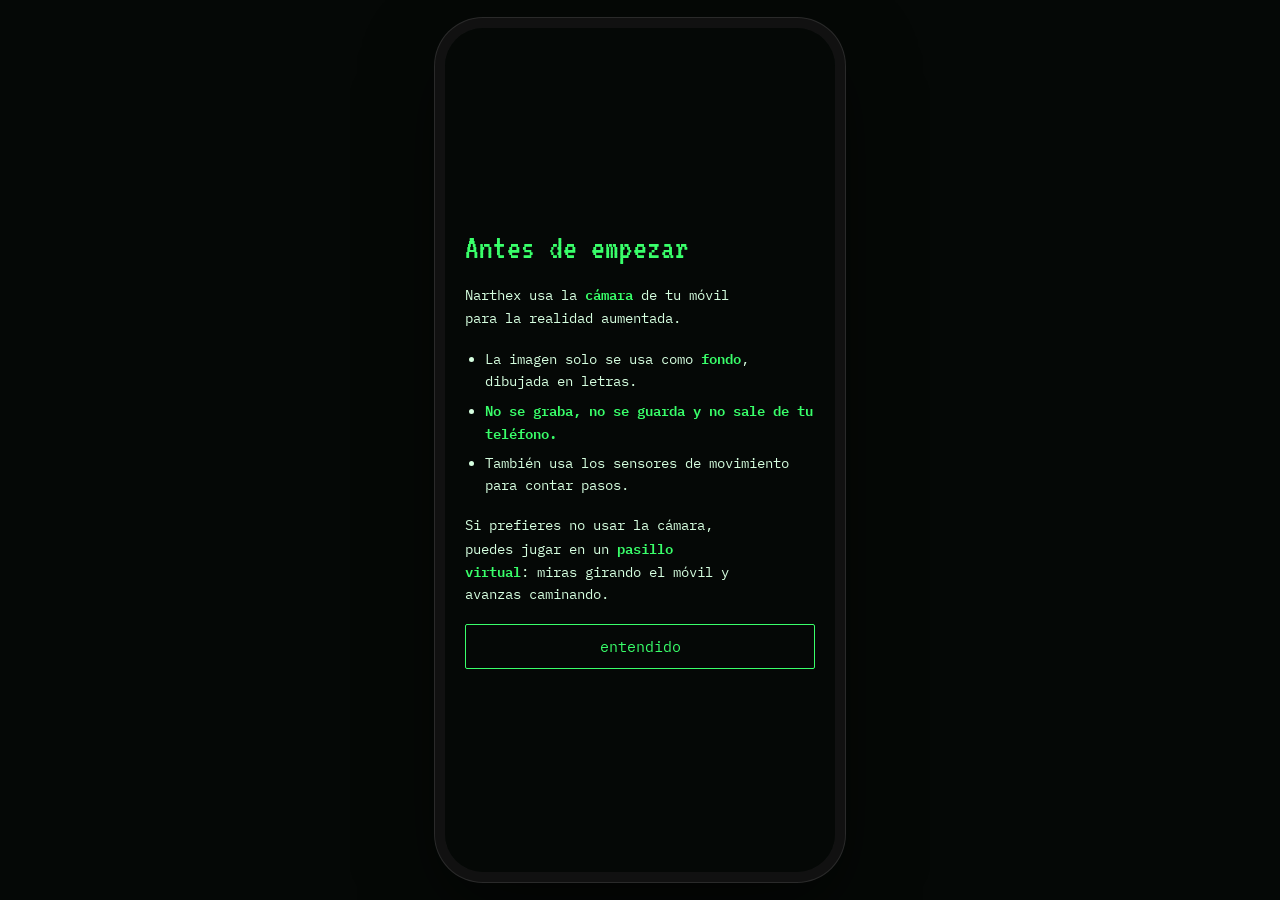
<file: index.html>
<!doctype html>
<html lang="es">
<head>
<meta charset="utf-8">
<meta name="viewport" content="width=device-width, initial-scale=1, viewport-fit=cover, user-scalable=no">
<title>Narthex · intro</title>
<link rel="preconnect" href="https://fonts.googleapis.com">
<link rel="preconnect" href="https://fonts.gstatic.com" crossorigin>
<link rel="stylesheet" href="https://fonts.googleapis.com/css2?family=IBM+Plex+Mono:wght@400;600&family=IBM+Plex+Sans:wght@400;600&family=Pixelify+Sans:wght@400;600&family=Press+Start+2P&family=VT323&display=swap">
<link rel="stylesheet" href="narthex.css">
<style>
  /* Una pantalla de móvil a sangre; en escritorio, un móvil centrado. Un solo look oscuro a propósito. */
  :root {
    color-scheme: dark;
    --bg: #050806;        /* negro con un punto de verde */
    --screen: #0a0f0c;
    --fg: #39ff6a;        /* fósforo */
    --fg-dim: #1f7a3c;
    --ink: #d6ffe0;       /* texto claro */
    --amber: #ffb347;     /* Prometeo */
    --red: #ff3b3b;       /* alarma */
    --chalk: #f2f2ee;
    --display: "VT323", "DejaVu Sans Mono", Menlo, monospace;
    --body: "IBM Plex Mono", "DejaVu Sans Mono", Menlo, Consolas, monospace;
  }
  * { box-sizing: border-box; margin: 0; padding: 0; }
  html, body { height: 100%; background: var(--bg); color: var(--ink); font-family: var(--body);
    overflow: hidden; -webkit-user-select: none; user-select: none; -webkit-tap-highlight-color: transparent; }
  body { display: grid; place-items: center; }
  [hidden] { display: none !important; }

  #phone { position: relative; width: 100%; height: 100%; background: var(--screen); overflow: hidden; }
  @media (min-width: 640px) and (min-height: 700px) {
    #phone { width: 390px; height: min(844px, 94vh); border-radius: 38px;
      box-shadow: 0 0 0 10px #111, 0 0 0 11px #2a2a2a, 0 30px 80px rgba(0,0,0,.6); }
  }

  .scene { position: absolute; inset: 0; display: flex; flex-direction: column;
    padding: calc(24px + env(safe-area-inset-top, 0px)) max(20px, env(safe-area-inset-right, 0px))
             calc(24px + env(safe-area-inset-bottom, 0px)) max(20px, env(safe-area-inset-left, 0px));
    animation: fadein .5s ease both; }
  @keyframes fadein { from { opacity: 0 } to { opacity: 1 } }

  button { font: inherit; cursor: pointer; }
  .btn { font-family: var(--body); font-size: 15px; color: var(--fg); background: transparent;
    border: 1px solid var(--fg); padding: 12px 18px; min-height: 44px; border-radius: 2px; }
  .btn:active { background: var(--fg-dim); }
  .btn:focus-visible, input:focus-visible { outline: 2px solid var(--amber); outline-offset: 3px; }
  .row { display: flex; gap: 10px; flex-wrap: wrap; }
  .grow { flex: 1; }
  .small { font-size: 12px; opacity: .7; line-height: 1.5; }
  .display { font-family: var(--display); color: var(--fg); line-height: 1; }

  /* 1. Hallazgo */
  #s-found { justify-content: center; gap: 28px; background: var(--bg); }

  /* 0. Aviso previo: la cámara, explicada fuera de la ficción y sin letra pequeña */
  #s-warn { justify-content: center; gap: 18px; background: var(--bg); }
  #s-warn h1 { font-family: var(--display); font-weight: 400; font-size: 34px; color: var(--fg); line-height: 1; }
  #s-warn p { font-size: 14px; line-height: 1.6; max-width: 34ch; }
  #s-warn ul { font-size: 14px; line-height: 1.6; padding-left: 20px; display: flex; flex-direction: column; gap: 6px; }
  #s-warn b { color: var(--fg); font-weight: 600; }
  #found-text { font-size: 17px; line-height: 1.7; min-height: 11em; white-space: pre-line; }
  #found-text .cursor { display: inline-block; width: .6em; background: var(--ink); animation: blink 1.2s steps(1) infinite; }
  @keyframes blink { 50% { opacity: 0 } }

  /* 2. Pantalla rota: el escritorio lo pinta narthex.js (versión v0.3) */
  #s-home { padding: 0; }
  #s-home.zoom { animation: zoomin .9s cubic-bezier(.2,.7,.2,1) both; }
  @keyframes zoomin { from { transform: scale(.45); opacity: 0; filter: blur(4px) } to { transform: none; opacity: 1; filter: none } }
  #smudge { position: absolute; inset: 0; width: 100%; height: 100%; touch-action: none; }
  #smudge.clean { pointer-events: none; }
  #home-hint { position: absolute; left: 14px; right: 14px; bottom: calc(24px + env(safe-area-inset-bottom, 0px));
    text-align: center; font-size: 8px; line-height: 1.8; pointer-events: none; padding: 10px; color: #9bbc0f;
    background: #0f380f; border: 2px solid #9bbc0f; }
  #home-hint:empty { display: none; }

  /* Apps de NarthexOS v0.3: ventanas en los cuatro verdes, texto largo en letra legible */
  #s-app { padding: 0; background: #0f380f; color: #9bbc0f; font-family: var(--body); }
  .app-title { display: flex; justify-content: space-between; align-items: center; gap: 10px; background: #9bbc0f; color: #0f380f;
    font: 9px/1.3 "Press Start 2P", monospace; padding: calc(8px + env(safe-area-inset-top, 0px)) 8px 8px 12px; }
  .app-title button { font: inherit; background: #0f380f; color: #9bbc0f; border: 0; padding: 10px; min-height: 36px; }
  #app-body { flex: 1; overflow-y: auto; padding: 18px 16px calc(20px + env(safe-area-inset-bottom, 0px));
    display: flex; flex-direction: column; gap: 14px; font-size: 14px; line-height: 1.55; }
  #app-body b { color: #c8e06a; font-weight: 600; }
  #app-body p { white-space: pre-line; }
  .gb-btn { font: 9px/1.4 "Press Start 2P", monospace; color: #0f380f; background: #9bbc0f; border: 0; box-shadow: 4px 4px 0 #306230;
    padding: 12px; min-height: 44px; cursor: pointer; }
  .gb-btn:active { transform: translate(2px, 2px); box-shadow: 2px 2px 0 #306230; }
  .gb-btn.ghost { background: transparent; color: #9bbc0f; border: 2px solid #9bbc0f; box-shadow: none; }
  .gb-btn.on { background: #c8e06a; }
  .gb-btn:disabled { opacity: .45; cursor: default; }
  .gb-btn:focus-visible, .gb:focus-visible, .mail-row:focus-visible { outline: 2px solid #c8e06a; outline-offset: 3px; }
  .gb-box { border: 2px solid #306230; padding: 12px; }
  .fine { font-size: 10px; line-height: 1.4; opacity: .75; }
  .sticky { position: sticky; bottom: 0; }
  .terms li { margin: 0 0 12px 18px; }
  input.gb { font: 16px var(--body); background: #0f380f; color: #c8e06a; border: 2px solid #9bbc0f; padding: 10px; width: 100%;
    -webkit-user-select: text; user-select: text; }
  .col { display: flex; flex-direction: column; gap: 10px; }
  .row3 { display: grid; grid-template-columns: repeat(3, 1fr); gap: 10px; }
  .mail-row { text-align: left; background: none; border: 0; border-bottom: 2px solid #306230; color: #9bbc0f; font: inherit;
    padding: 12px 2px; display: flex; flex-direction: column; gap: 2px; cursor: pointer; }
  .mail-row small { font-size: 11px; opacity: .7; }
  .mail-row.unread span::before { content: "● "; color: #c8e06a; }
  .cipher { font: 18px/1.6 var(--body); letter-spacing: .12em; color: #c8e06a; word-break: break-word; }
  .dial { display: grid; grid-template-columns: 64px 1fr 64px; align-items: center; gap: 10px; }
  #k-val { text-align: center; font: 22px "Press Start 2P", monospace; color: #c8e06a; font-variant-numeric: tabular-nums; }
  .part { display: grid; grid-template-columns: 1fr auto; gap: 6px 12px; align-items: center; }
  .part .price { font: 9px "Press Start 2P", monospace; color: #c8e06a; }
  .part details, .part .gb-btn { grid-column: 1 / -1; }
  .part summary { font-size: 11px; cursor: pointer; opacity: .8; }
  #circuit svg { width: 100%; height: auto; display: block; }

  /* Pantallas de NarthexOS */
  .os { background: var(--bg); gap: 18px; }
  .os .boot { font-size: 13px; line-height: 1.7; color: var(--fg); white-space: pre-line; }
  .os h1 { font-family: var(--display); font-weight: 400; font-size: 34px; color: var(--fg); line-height: 1; text-wrap: balance; }
  .os p { font-size: 14px; line-height: 1.6; }
  .glitch { display: inline-block; transform: skewX(-10deg); }
  input[type=text] { font: inherit; font-size: 18px; color: var(--fg); background: #000; border: 1px solid var(--fg-dim);
    padding: 12px; width: 100%; border-radius: 2px; -webkit-user-select: text; user-select: text; }
  .warn { border-left: 3px solid var(--amber); padding: 8px 12px; color: var(--amber); font-size: 13px; line-height: 1.55; }
  .spacer { flex: 1; }

  /* 4. Huella del pie */
  #s-toe { align-items: center; text-align: center; }
  #toe-area { position: relative; flex: 1; width: 100%; }
  #toe { position: absolute; left: 50%; top: 45%; transform: translate(-50%, -50%); width: 150px; height: 190px;
    background: none; border: 0; color: var(--fg); transition: left .18s ease, top .18s ease; touch-action: none; }
  #toe svg { width: 100%; height: 100%; }
  #toe-label { font-family: var(--display); font-size: 26px; color: var(--fg); }
  #s-toe.alarm { background: #1a0303; animation: alarm 1s ease-in-out infinite; }
  @keyframes alarm { 50% { background: #3a0606 } }
  #s-toe.alarm h1, #s-toe.alarm #toe-label { color: var(--red); }
  #s-toe.alarm #toe { color: var(--red); }
  #countdown { font-family: var(--display); font-size: 96px; color: var(--red); line-height: 1; }
  #reward { text-align: left; }
  .item { display: flex; gap: 14px; align-items: flex-start; border: 1px solid var(--fg-dim); padding: 12px; }
  .item pre { font-family: var(--body); color: var(--amber); font-size: 12px; line-height: 1.1; }
  .item b { color: var(--fg); font-weight: 600; }

  /* 5. Permisos */
  .dialog { border: 1px solid var(--fg); background: #000; padding: 18px; display: flex; flex-direction: column; gap: 14px;
    transform: skewY(-1.5deg); box-shadow: 6px 6px 0 var(--fg-dim); }
  .dialog label { display: flex; gap: 10px; align-items: flex-start; font-size: 14px; line-height: 1.45; }
  .dialog input { accent-color: var(--fg); width: 18px; height: 18px; margin-top: 2px; flex: none; }

  /* 6. code_cam */
  #s-cam { padding: 0; background: #000; }
  #cam-canvas, #cam-video { position: absolute; inset: 0; width: 100%; height: 100%; object-fit: cover; }
  #cam-video { visibility: hidden; }
  #s-cam.normal #cam-video { visibility: visible; }
  #s-cam.normal #cam-canvas { visibility: hidden; }
  #scan { position: absolute; inset: 0; pointer-events: none;
    background: repeating-linear-gradient(0deg, rgba(0,0,0,.2) 0 1px, transparent 1px 3px); }
  #s-cam.normal #scan { display: none; }
  .cam-top { position: absolute; top: 0; left: 0; right: 0; display: flex; justify-content: space-between; align-items: center;
    padding: calc(10px + env(safe-area-inset-top, 0px)) 14px 10px; background: linear-gradient(#000c, transparent);
    font-size: 12px; color: var(--fg); }
  .cam-top .btn { padding: 8px 10px; font-size: 12px; min-height: 36px; background: #000a; }
  #cam-out { position: absolute; left: 14px; right: 14px; top: calc(64px + env(safe-area-inset-top, 0px)); background: #000d;
    border: 1px solid var(--amber); color: var(--amber); padding: 10px 12px; font-size: 13px; text-align: center; }
  .cam-msg { position: absolute; left: 14px; right: 14px; bottom: calc(16px + env(safe-area-inset-bottom, 0px));
    background: #000d; border: 1px solid var(--fg-dim); padding: 14px; display: flex; flex-direction: column; gap: 12px; }
  .cam-msg p { font-size: 14px; line-height: 1.5; min-height: 1.5em; }
  #signal { font-family: var(--body); color: var(--fg); letter-spacing: 2px; font-size: 14px; }

  /* 7. Libreta */
  .cam-msg p { white-space: pre-line; }
  #s-notes { background: var(--bg); gap: 14px; }
  .app-bar { display: flex; align-items: center; gap: 12px; min-height: 44px; }
  .app-bar h1 { font-family: var(--display); font-weight: 400; font-size: 30px; color: var(--amber); line-height: 1; flex: 1; }
  .app-bar .btn { padding: 8px 12px; min-height: 40px; font-size: 13px; color: var(--amber); border-color: var(--amber); }
  #note-list { display: flex; flex-direction: column; border-top: 1px solid #2a2418; overflow-y: auto; }
  .entry { display: flex; gap: 12px; align-items: baseline; text-align: left; background: none; border: 0;
    border-bottom: 1px solid #2a2418; padding: 14px 2px; color: var(--ink); font-size: 15px; min-height: 48px; }
  .entry .n { color: var(--amber); font-size: 12px; font-variant-numeric: tabular-nums; flex: none; }
  .entry .new { margin-left: auto; color: var(--bg); background: var(--amber); font-size: 10px; padding: 2px 6px; flex: none; }
  .entry:active { background: #17130b; }
  #note-body { flex: 1; overflow-y: auto; font-size: 15px; line-height: 1.65; white-space: pre-line;
    max-width: 62ch; -webkit-user-select: text; user-select: text; }
  #note-sign { font-family: var(--display); font-size: 26px; color: var(--amber); }

  @media (prefers-reduced-motion: reduce) {
    *, *::before, *::after { animation-duration: .01ms !important; animation-iteration-count: 1 !important; transition: none !important; }
  }
</style>
</head>
<body>
<div id="phone">

  <!-- 0. Aviso de la cámara -->
  <section class="scene" id="s-warn">
    <h1>Antes de empezar</h1>
    <p>Narthex usa la <b>cámara</b> de tu móvil para la realidad aumentada.</p>
    <ul>
      <li>La imagen solo se usa como <b>fondo</b>, dibujada en letras.</li>
      <li><b>No se graba, no se guarda y no sale de tu teléfono.</b></li>
      <li>También usa los sensores de movimiento para contar pasos.</li>
    </ul>
    <p>Si prefieres no usar la cámara, puedes jugar en un <b>pasillo virtual</b>: miras girando el móvil y avanzas caminando.</p>
    <button class="btn" id="warn-ok">entendido</button>
  </section>

  <!-- 1. Hallazgo -->
  <section class="scene" id="s-found" hidden>
    <div id="found-text"></div>
    <button class="btn" id="btn-pick" hidden>recoger el teléfono</button>
  </section>

  <!-- 2. Pantalla rota: limpiar las manchas -->
  <section class="scene" id="s-home" hidden>
    <canvas id="smudge"></canvas>
    <div id="home-hint">Desliza el dedo para limpiar la pantalla</div>
  </section>

  <!-- Apps de NarthexOS: Correo, Descifrador, Hades, instalación -->
  <section class="scene" id="s-app" hidden>
    <div class="app-title"><span id="app-name"></span><button id="app-back">inicio</button></div>
    <div id="app-body"></div>
  </section>

  <!-- 3. Nickname -->
  <section class="scene os" id="s-nick" hidden>
    <div class="boot" id="nick-boot"></div>
    <form id="nick-form" class="row" hidden autocomplete="off">
      <input type="text" id="nick" maxlength="20" placeholder="nickname" aria-label="nickname" spellcheck="false" autocapitalize="off">
      <button class="btn grow" type="submit">entrar</button>
    </form>
    <div id="nick-warn" class="warn" hidden></div>
    <button class="btn" id="nick-force" hidden>es un nickname, lo juro</button>
  </section>

  <!-- 4. Huella del pie -->
  <section class="scene os" id="s-toe" hidden>
    <h1 id="toe-title">Verificación biométrica</h1>
    <p id="toe-sub">Por tu seguridad, escanea tu huella.</p>
    <div id="countdown" hidden>10</div>
    <div id="toe-area">
      <button id="toe" aria-label="place your toe here">
        <svg viewBox="0 0 150 190" aria-hidden="true">
          <g fill="none" stroke="currentColor" stroke-width="2">
            <path d="M75 6 C122 6 144 46 144 96 C144 150 114 184 75 184 C36 184 6 150 6 96 C6 46 28 6 75 6 Z" stroke-width="3"/>
            <path d="M75 30 C108 30 124 60 124 96 C124 136 102 162 75 162 C48 162 26 136 26 96 C26 60 42 30 75 30 Z" opacity=".6"/>
            <path d="M75 52 C96 52 106 72 106 96 C106 122 92 140 75 140 C58 140 44 122 44 96 C44 72 54 52 75 52 Z" opacity=".5"/>
            <path d="M75 74 C86 74 90 84 90 96 C90 110 84 118 75 118 C66 118 60 110 60 96 C60 84 64 74 75 74 Z" opacity=".4"/>
          </g>
        </svg>
      </button>
    </div>
    <div id="toe-label">place your toe here</div>
    <div id="toe-after" hidden class="row" style="flex-direction:column; gap:12px; width:100%">
      <p id="toe-joke"></p>
      <button class="btn" id="toe-next">continuar</button>
    </div>
  </section>

  <!-- 4b. Premio del pie -->
  <section class="scene os" id="s-reward" hidden>
    <h1>Huella de pie verificada</h1>
    <p>Eres la primera persona que lo hace. O la primera que lo admite.</p>
    <div class="item"><pre> ___
|   |
|~~~|
|___|</pre><div><b>Cera de Ulises</b><p class="small">Silencia las sirenas (anuncios) durante una misión.</p></div></div>
    <div class="item"><pre>.---.
| % |
'---'</pre><div><b>10% de descuento en terapia</b><p class="small">Válido para hablar de por qué has puesto el pie en un móvil.</p></div></div>
    <div class="spacer"></div>
    <p class="small">No se ha capturado ni guardado nada. Ni siquiera la pelusa.</p>
    <button class="btn" id="reward-next">continuar</button>
  </section>

  <!-- 5. Permiso de cámara dentro de la ficción -->
  <section class="scene os" id="s-perm" hidden>
    <div class="spacer"></div>
    <div class="dialog">
      <p class="display" style="font-size:26px">NarthexOS quiere acceder a:</p>
      <label><input type="checkbox" id="perm-cam" checked disabled> la cámara</label>
      <label><input type="checkbox" id="perm-mem"> tus recuerdos de infancia <span class="small">(opcional)</span></label>
      <p id="perm-mem-msg" class="small" hidden>Denegado: tus recuerdos de infancia no caben. Nadie ha vaciado la papelera desde 2009.</p>
      <div class="row">
        <button class="btn grow" id="perm-no">no permitir</button>
        <button class="btn grow" id="perm-yes">permitir</button>
      </div>
      <p class="small">Los dos botones son del mismo tamaño. Disfrútalo: fuera de aquí no será así.</p>
    </div>
    <p id="perm-status" class="small"></p>
    <button class="btn" id="perm-demo" hidden>jugar sin cámara: pasillo virtual</button>
    <div class="spacer"></div>
  </section>

  <!-- 6. code_cam: flecha y silueta -->
  <section class="scene" id="s-cam" hidden>
    <video id="cam-video" playsinline muted></video>
    <canvas id="cam-canvas"></canvas>
    <div id="scan"></div>
    <div class="cam-top"><span>NarthexOS // code_cam</span><button class="btn" id="cam-toggle">cámara normal</button><button class="btn" id="cam-reset" hidden>enderezar</button></div>
    <div id="cam-out" hidden>Te sales del pasillo. Gira hacia el centro o pulsa «enderezar».</div>
    <div class="cam-msg">
      <p id="cam-text"></p>
      <div id="signal" hidden></div>
      <button class="btn" id="cam-action" hidden></button>
    </div>
  </section>

  <!-- 7. La libreta de Prometeo -->
  <section class="scene" id="s-notes" hidden>
    <div class="app-bar">
      <h1 id="note-title">Libreta</h1>
      <button class="btn" id="note-back">inicio</button>
    </div>
    <div id="note-list"></div>
    <div id="note-body" hidden></div>
    <div id="note-sign" hidden>— P.</div>
  </section>

</div>

<script src="ascii.js"></script>
<script src="corridor.js"></script>
<script src="narthex.js"></script>
<script>
(() => {
  const $ = (s) => document.querySelector(s);
  const sleep = (ms) => new Promise(r => setTimeout(r, ms));
  const reduced = matchMedia("(prefers-reduced-motion: reduce)").matches;
  const state = { nick: "", notebook: false, rastro: 0, obolos: 0, mail: false, tcDone: false,
    readMail: new Set(), jobDone: false, hadesSeen: false, over: false };

  function show(id) {
    document.querySelectorAll(".scene").forEach(s => { s.hidden = s.id !== id; });
    phone.auto = id === "s-home";   // los fallos sueltos, solo en el escritorio
  }

  // Escribe texto letra a letra; un toque en la escena lo completa de golpe
  async function type(el, text, speed = 32) {
    let skip = false;
    const scene = el.closest(".scene");
    const onTap = () => { skip = true; };
    scene.addEventListener("pointerdown", onTap);
    const node = document.createTextNode("");
    const cursor = document.createElement("span");
    cursor.className = "cursor"; cursor.innerHTML = "&nbsp;";
    el.replaceChildren(node, cursor);
    for (const ch of text) {
      if (skip || reduced) { node.data = text; break; }
      node.data += ch;
      await sleep(ch === "\n" ? speed * 10 : speed);
    }
    cursor.remove();
    scene.removeEventListener("pointerdown", onTap);
  }

  // ---------- 1. Hallazgo ----------
  async function sceneFound() {
    show("s-found");
    await type($("#found-text"),
      "Un callejón. Llueve un poco.\n\nEntre dos cartones, algo vibra.\n\nUn teléfono. Roto, sucio y caliente.\nNo es de ninguna marca que conozcas.\n\nTodavía tiene batería.");
    $("#btn-pick").hidden = false;
  }
  $("#btn-pick").onclick = sceneHome;
  $("#warn-ok").onclick = sceneFound;

  // ---------- 2. Pantalla rota ----------
  // El móvil (versión, daños, sonido, avisos) lo lleva narthex.js; el escritorio es la escena s-home
  const phone = Phone($("#phone"), { desk: $("#s-home") });
  const toast = (html, ms, good) => phone.toast(html, ms, good);
  document.querySelectorAll(".scene:not(#s-cam)").forEach(s => s.classList.add("ph-filtered"));

  const APPS = [["Correo", "@"], ["Mapas", "N"], ["Éter", "~"], ["Archivos", "[]"], ["code_cam", "(o)"], ["Terminal", ">_"],
    ["Cartera", "¤"], ["Fotos", "#"], ["Ajustes", "%"], ["Tienda", "$"], ["Reloj", "::"], ["Libreta", "¶"]];
  const ERRORS = {
    Correo: "ERR 0x00: buzón incinerado. Literalmente.",
    Mapas: "No sabemos dónde estás. Primera vez en la historia.",
    Éter: "Sin señal del Éter. Necesitas un usuario.",
    Archivos: "Archivos cifrados. Clave: ████████",
    Terminal: "permission denied (y con razón)",
    Cartera: "Saldo: 0. Deuda con Babel Capital: sí.",
    Fotos: "Las fotos se borraron solas. Sabia decisión.",
    Ajustes: "Ajustes no ajustables.",
    Tienda: "La tienda de Olimpo no está disponible en tu realidad.",
    Reloj: "Son las ██:██. Llegas tarde.",
    Libreta: "Vacía. Alguien se la ha llevado. O la ha escondido.",
  };
  let homeClean = false;

  // Qué hace cada icono según lo que el jugador ha conseguido
  function appIcon([name, glyph]) {
    const err = { name, glyph, state: "error", onClick: () => toast(`<b>${name}:</b> ${ERRORS[name]}`) };
    switch (name) {
      case "code_cam": return { name, glyph, state: "live", onClick: () => {
        if (!homeClean) return toast("<b>¿code_cam?</b> Límpiala un poco más, que no se ve nada.");
        state.nick ? reopenCam() : sceneNick();
      } };
      case "Libreta": return state.notebook ? { name, glyph, state: "ok", onClick: sceneNotes } : err;
      case "Correo": return state.notebook
        ? { name, glyph, state: state.mail ? "ok" : "live", badge: unreadMail() ? "nuevo" : "", onClick: openMail } : err;
      case "Cartera": return state.jobDone
        ? { name, glyph, state: "ok", onClick: () => toast(`<b>Cartera:</b> ${state.obolos} óbolos. Deuda con Babel Capital: sí.`, 3000, true) } : err;
      case "Tienda": return state.jobDone
        ? { name: "Hades", glyph: "H", state: state.hadesSeen ? "ok" : "live", badge: state.hadesSeen ? "" : "nuevo", onClick: openHades } : err;
      default: return err;
    }
  }

  function renderStatus() {
    const r = Math.min(state.rastro, 5);
    phone.setStatus("RASTRO " + "▮".repeat(r) + "▯".repeat(5 - r));
  }

  function sceneHome() {
    show("s-home");
    const first = !phone.root.classList.contains("ph-on");
    $("#s-home").classList.toggle("zoom", first);
    phone.on();
    phone.renderIcons(APPS.map(appIcon));
    renderStatus();
    requestAnimationFrame(phone.redrawWall);
    if (state.over) $("#home-hint").textContent = "Fin de la demo. Quedan 3 niveles de reparación.";
    else if (state.jobDone && !state.hadesSeen) $("#home-hint").textContent = "Nueva app: Hades.";
    else if (state.notebook && !state.mail) $("#home-hint").textContent = "Nueva app desbloqueada: Libreta. El Correo despierta.";
    else if (homeClean) $("#home-hint").textContent = "";
    if (first && !homeClean) requestAnimationFrame(initSmudge);
    else { homeClean = true; $("#smudge").classList.add("clean"); }
  }

  function initSmudge() {
    const cv = $("#smudge");
    const dpr = Math.min(devicePixelRatio || 1, 2);
    cv.width = cv.clientWidth * dpr; cv.height = cv.clientHeight * dpr;
    const ctx = cv.getContext("2d");
    const W = cv.width, H = cv.height;
    ctx.fillStyle = "rgba(48,38,24,.55)";
    ctx.fillRect(0, 0, W, H);
    for (let i = 0; i < 34; i++) {
      const x = Math.random() * W, y = Math.random() * H, r = (30 + Math.random() * 90) * dpr;
      const g = ctx.createRadialGradient(x, y, 0, x, y, r);
      g.addColorStop(0, `rgba(${60 + Math.random() * 30},${45 + Math.random() * 20},25,.9)`);
      g.addColorStop(1, "rgba(50,40,25,0)");
      ctx.fillStyle = g; ctx.fillRect(x - r, y - r, r * 2, r * 2);
    }
    // huellas de dedos
    ctx.strokeStyle = "rgba(120,100,70,.35)"; ctx.lineWidth = 1.2 * dpr;
    for (let k = 0; k < 6; k++) {
      const x = Math.random() * W, y = Math.random() * H;
      for (let j = 1; j < 9; j++) { ctx.beginPath(); ctx.ellipse(x, y, j * 3 * dpr, j * 4 * dpr, 0.4, 0, Math.PI * 2); ctx.stroke(); }
    }

    const dirt = () => {
      const d = ctx.getImageData(0, 0, W, H).data;
      let n = 0, s = 0;
      for (let i = 3; i < d.length; i += 4 * 37) { s++; if (d[i] > 40) n++; }
      return n / s;
    };
    const start = dirt();
    let last = null, checkT = 0;
    ctx.globalCompositeOperation = "destination-out";
    ctx.strokeStyle = "#000";
    ctx.lineCap = "round"; ctx.lineJoin = "round"; ctx.lineWidth = 54 * dpr;

    const pos = (e) => { const r = cv.getBoundingClientRect(); return [(e.clientX - r.left) * dpr, (e.clientY - r.top) * dpr]; };
    cv.onpointerdown = (e) => { cv.setPointerCapture(e.pointerId); last = pos(e); };
    cv.onpointerup = cv.onpointercancel = () => { last = null; if (dirt() < start * 0.45) finishClean(cv, ctx); };
    cv.onpointermove = (e) => {
      if (!last) return;
      const p = pos(e);
      ctx.beginPath(); ctx.moveTo(...last); ctx.lineTo(...p); ctx.stroke();
      last = p;
      const now = performance.now();
      if (now - checkT > 300) {
        checkT = now;
        if (dirt() < start * 0.45) finishClean(cv, ctx);
      }
    };
  }

  function finishClean(cv, ctx) {
    if (homeClean) return;
    homeClean = true;
    ctx.globalCompositeOperation = "source-over";
    ctx.clearRect(0, 0, cv.width, cv.height);
    cv.classList.add("clean");
    $("#home-hint").textContent = "Las grietas no se van. Una sola app parece viva.";
    phone.renderIcons(APPS.map(appIcon));
  }

  // ---------- 3. Nickname ----------
  const COMMON_NAMES = ["maria", "maría", "jose", "josé", "juan", "ana", "luis", "carlos", "laura", "david", "antonio",
    "manuel", "francisco", "javier", "carmen", "lucia", "lucía", "pablo", "sara", "marta", "pedro", "miguel", "sergio",
    "elena", "paula", "alex", "alejandro", "daniel", "jorge", "raquel", "cristina", "isabel", "marc", "jordi", "john", "mary"];
  let nickWarned = false;

  async function sceneNick() {
    show("s-nick");
    await type($("#nick-boot"),
      "NarthexOS v0.3 (dañado)\n> comprobando hardware... 41% roto\n> usuario anterior: ████████\n> nuevo usuario detectado\n\nElige un nickname.\nConsejo: que no sea el real.", 22);
    $("#nick-form").hidden = false;
    $("#nick").focus();
  }

  function looksReal(v) {
    return /^[A-ZÁÉÍÓÚÑ][a-záéíóúñ]+\s+[A-ZÁÉÍÓÚÑ][a-záéíóúñ]+/.test(v) || COMMON_NAMES.includes(v.toLowerCase());
  }

  $("#nick-form").onsubmit = (e) => {
    e.preventDefault();
    const v = $("#nick").value.trim();
    const warn = $("#nick-warn");
    if (!v) { warn.textContent = "Hasta los fantasmas tienen nombre. Escribe algo."; warn.hidden = false; return; }
    if (looksReal(v) && !nickWarned) {
      nickWarned = true;
      warn.textContent = "Eso huele a nombre real. Primera lección de hacker: nunca le des tu nombre a una máquina. Ni siquiera a esta.";
      warn.hidden = false; $("#nick-force").hidden = false;
      return;
    }
    acceptNick(v);
  };
  $("#nick-force").onclick = () => acceptNick($("#nick").value.trim() || "anónimo");

  function acceptNick(v) {
    state.nick = v || "anónimo";
    $("#nick").blur();
    sceneToe();
  }

  // ---------- 4. Huella del pie ----------
  let toePhase = "idle";   // idle | alarm | joke
  let bigTouch = false;

  function sceneToe() {
    show("s-toe");
    $("#toe-sub").textContent = `Hola, ${state.nick}. Por tu seguridad, escanea tu huella.`;
  }

  // Un pie toca con mucha superficie o en varios puntos a la vez. Es teatro: no se guarda nada.
  $("#toe").addEventListener("touchstart", (e) => {
    const t = e.touches;
    let maxR = 0;
    for (const p of t) maxR = Math.max(maxR, p.radiusX || 0, p.radiusY || 0);
    bigTouch = t.length >= 3 || maxR > 28;
  }, { passive: true });

  $("#toe").addEventListener("pointerdown", (e) => {
    e.preventDefault();
    const area = (e.width || 0) * (e.height || 0);
    if (bigTouch || area > 2500) return show("s-reward");
    if (toePhase === "idle") return startAlarm();
    if (toePhase === "alarm") dodge();
  });
  $("#toe").addEventListener("pointerenter", (e) => {
    if (e.pointerType === "mouse" && toePhase === "alarm") dodge();
  });

  function dodge() {
    const area = $("#toe-area").getBoundingClientRect();
    const x = 20 + Math.random() * 60, y = 20 + Math.random() * 60;
    const toe = $("#toe");
    toe.style.left = x + "%"; toe.style.top = y + "%";
    if (area.height < 200) toe.style.top = "50%";
  }

  async function startAlarm() {
    toePhase = "alarm";
    const s = $("#s-toe");
    s.classList.add("alarm");
    $("#toe-title").textContent = "FINGER DETECTED";
    $("#toe-sub").textContent = "Esto no es un pie. Iniciando protocolo de autodestrucción.";
    $("#toe-label").hidden = true;
    const cd = $("#countdown");
    cd.hidden = false;
    dodge();
    for (let i = 10; i > 0; i--) { cd.textContent = i; await sleep(1000); }
    cd.hidden = true;
    s.classList.remove("alarm");
    toePhase = "joke";
    const toe = $("#toe"); toe.style.left = "50%"; toe.style.top = "45%";
    $("#toe-title").textContent = ":)";
    $("#toe-sub").textContent = "";
    $("#toe-joke").textContent = "Era broma. NarthexOS no quiere tus huellas. Todavía. Si te atreves con el pie de verdad, el botón sigue ahí.";
    $("#toe-label").hidden = false;
    $("#toe-after").hidden = false;
  }
  $("#toe-next").onclick = scenePerm;
  $("#reward-next").onclick = scenePerm;

  // ---------- 5. Permiso de cámara ----------
  function scenePerm() { show("s-perm"); }

  $("#perm-mem").onchange = async (e) => {
    if (!e.target.checked) return;
    await sleep(500);
    e.target.checked = false;
    $("#perm-mem-msg").hidden = false;
  };
  $("#perm-no").onclick = () => {
    $("#perm-status").textContent = "Sin cámara, la code_cam no ve tu casa. Puedes cambiar de opinión o jugar en un pasillo virtual.";
    $("#perm-demo").hidden = false;
  };
  // iOS pide permiso para los sensores y tiene que ser dentro del mismo toque
  function askSensors() {
    const ask = (E) => (typeof E !== "undefined" && E.requestPermission) ? E.requestPermission().catch(() => "denied") : null;
    return Promise.all([ask(window.DeviceMotionEvent), ask(window.DeviceOrientationEvent)]).then(r => r[0]);
  }
  $("#perm-demo").onclick = () => startCam(false, askSensors());
  $("#perm-yes").onclick = () => {
    const motion = askSensors();
    $("#perm-status").textContent = "Ahora tu teléfono te pregunta lo mismo, pero en serio.";
    startCam(true, motion);
  };

  // ---------- 6. code_cam ----------
  const video = $("#cam-video");
  const cam = AsciiCam($("#cam-canvas"), video);
  let camPhase = "intro";   // intro | arrow | body | import | free
  let steps = 0;
  let notebookAt = null;    // posición del cuaderno en px CSS dentro del canvas
  let corridor = null;      // pasillo virtual si se juega sin cámara

  async function startCam(real, motionP) {
    if (real) {
      try {
        const stream = await navigator.mediaDevices.getUserMedia({
          video: { facingMode: { ideal: "environment" }, width: { ideal: 1280 }, height: { ideal: 720 } }, audio: false });
        video.srcObject = stream;
        await video.play();
        const s = stream.getVideoTracks()[0].getSettings();
        cam.mirror = s.facingMode ? s.facingMode === "user" : true;
      } catch (e) {
        $("#perm-status").textContent = "El teléfono ha dicho que no (o no hay cámara). Puedes jugar en un pasillo virtual.";
        $("#perm-demo").hidden = false;
        return;
      }
      if ((await motionP) !== "denied") listenSteps();
    } else {
      corridor = Corridor();
      cam.source = corridor;
      $("#cam-toggle").hidden = true;
      $("#cam-reset").hidden = false;
      if ((await motionP) !== "denied") listenSteps();
    }
    show("s-cam");
    requestAnimationFrame(loop);
    runCam();
  }

  function loop(t) {
    if ($("#s-cam").hidden) return;
    requestAnimationFrame(loop);
    if (!$("#s-cam").classList.contains("normal")) cam.render(t);
    if (corridor) {
      const out = corridor.outside();
      if (out !== !$("#cam-out").hidden) $("#cam-out").hidden = !out;
    }
  }

  // Un paso, venga del acelerómetro o del botón
  function takeStep() {
    if (camPhase !== "arrow") return;
    if (corridor && !corridor.step()) return;
    steps++; updateSignal();
  }

  // Cuenta pasos con el acelerómetro: picos de aceleración separados al menos 350 ms
  function listenSteps() {
    let avg = 9.8, lastStep = 0;
    addEventListener("devicemotion", (e) => {
      const a = e.accelerationIncludingGravity;
      if (!a || a.x == null) return;
      const m = Math.hypot(a.x, a.y, a.z);
      avg = avg * 0.95 + m * 0.05;
      const now = performance.now();
      if (camPhase === "arrow" && m - avg > 2.2 && now - lastStep > 350) {
        lastStep = now; takeStep();
      }
    });
  }

  const STEPS_NEEDED = 4;
  function updateSignal() {
    const s = Math.min(steps, STEPS_NEEDED);
    $("#signal").textContent = "señal " + "▮".repeat(s) + "▯".repeat(STEPS_NEEDED - s);
    if (steps >= STEPS_NEEDED && camPhase === "arrow") toBody();
  }

  function setMsg(text, action) {
    $("#cam-text").textContent = text;
    const b = $("#cam-action");
    if (action) { b.textContent = action[0]; b.onclick = action[1]; b.hidden = false; } else b.hidden = true;
  }

  // Los mensajes avanzan cuando el jugador toca «seguir»: cada cual lee a su ritmo
  const step = (text, label = "seguir") => new Promise(res => setMsg(text, [label, res]));

  async function runCam() {
    camPhase = "intro";
    cam.overlay = null;
    if (corridor) {
      await step("Sin cámara, NarthexOS te deja en un pasillo de pruebas. Gira el móvil para mirar. Si se tuerce, pulsa «enderezar».");
    } else {
      await step("Esto es tu casa. Así la ve el código.");
    }
    camPhase = "arrow";
    cam.overlay = arrowOverlay;
    $("#signal").hidden = false; updateSignal();
    if (corridor) {
      setMsg("Camina para avanzar por el pasillo, o pulsa el botón. Mira por dónde pisas.", ["dar un paso", takeStep]);
      return;
    }
    setMsg("Sigue la señal: dos o tres pasos hacia delante. Mira por dónde pisas, no la pantalla.");
    await sleep(cam.demo ? 2500 : 8000);
    if (camPhase === "arrow") setMsg($("#cam-text").textContent, ["ya he avanzado", toBody]);
  }

  async function toBody() {
    if (camPhase !== "arrow") return;
    camPhase = "body";
    $("#signal").hidden = true;
    cam.overlay = bodyOverlay;
    await step("Una silueta de tiza en el suelo. Solo existe en el código.");
    await step("No huele a muerto.");
    setMsg("Donde estaban las manos hay algo. Tócalo.", ["importar", importNotebook]);
  }

  // La libreta no se lee aquí: se importa a NarthexOS y desbloquea su app
  async function importNotebook() {
    if (camPhase !== "body") return;
    camPhase = "import";
    setMsg("");
    for (let i = 0; i <= 10; i++) {
      $("#cam-text").textContent = `importando libreta_prometeo.nx\n${"▮".repeat(i)}${"▯".repeat(10 - i)} ${i * 10}%`;
      await sleep(220);
    }
    state.notebook = true;
    setMsg("Libreta importada. Nueva app desbloqueada en NarthexOS.", ["volver al inicio", sceneHome]);
  }

  // Volver a la code_cam desde el inicio: mirar libremente
  function reopenCam() {
    camPhase = "free";
    cam.overlay = state.notebook ? bodyOverlay : null;
    show("s-cam");
    requestAnimationFrame(loop);
    setMsg("La silueta sigue ahí. Prometeo no.", ["volver al inicio", sceneHome]);
  }

  $("#cam-reset").onclick = () => corridor && corridor.reset();
  // En el ordenador: arrastrar para mirar por el pasillo
  let lookX = null;
  $("#cam-canvas").addEventListener("pointerdown", (e) => { lookX = e.clientX; });
  addEventListener("pointerup", () => { lookX = null; });
  $("#cam-canvas").addEventListener("pointermove", (e) => {
    if (!corridor || lookX == null) return;
    corridor.look((lookX - e.clientX) * 0.25);
    lookX = e.clientX;
  });

  $("#cam-toggle").onclick = (e) => {
    const s = $("#s-cam");
    const normal = s.classList.toggle("normal");
    e.target.textContent = normal ? "code_cam" : "cámara normal";
    if (normal && camPhase !== "intro") $("#cam-text").textContent = "Aquí no hay nada. Hay cosas que solo existen en el código.";
  };

  $("#cam-canvas").addEventListener("pointerdown", (e) => {
    if (camPhase !== "body" || !notebookAt) return;
    const r = e.currentTarget.getBoundingClientRect();
    if (Math.hypot(e.clientX - r.left - notebookAt[0], e.clientY - r.top - notebookAt[1]) < 60) importNotebook();
  });

  // Flecha rellena que sube y baja despacio (sin parpadeos)
  function arrowOverlay(g, t) {
    const out = [];
    const cx = g.cols / 2;
    const h = Math.round(g.rows * 0.32);
    const top = Math.round(g.rows * 0.2 + Math.sin(t / 600) * 1.5);
    const head = Math.round(h * 0.45);
    const maxHalf = (h * g.ch * 0.35) / g.cw;   // ancho total ≈ 70% del alto, en columnas
    for (let i = 0; i < h; i++) {
      const half = i < head ? maxHalf * (i + 1) / head : maxHalf * 0.3;
      for (let c = Math.round(cx - half); c <= Math.round(cx + half); c++) {
        out.push({ r: top + i, c, ch: i < head ? "^" : "|", color: "#eaffef" });
      }
    }
    return out;
  }

  // Silueta de tiza: cuerpo hecho de cápsulas, en perspectiva de suelo; se dibuja solo el borde
  function segDist(px, py, ax, ay, bx, by) {
    const dx = bx - ax, dy = by - ay;
    if (!dx && !dy) return Math.hypot(px - ax, py - ay);
    const k = Math.max(0, Math.min(1, ((px - ax) * dx + (py - ay) * dy) / (dx * dx + dy * dy)));
    return Math.hypot(px - ax - k * dx, py - ay - k * dy);
  }
  const BODY = [
    [0, 0.07, 0, 0.07, 0.08],           // cabeza
    [0, 0.13, 0, 0.2, 0.03],            // cuello
    [-0.06, 0.23, 0.06, 0.23, 0.06],    // hombros
    [0, 0.25, 0, 0.5, 0.095],           // tronco
    [-0.11, 0.24, -0.32, 0.04, 0.04],   // brazo izquierdo, levantado
    [0.11, 0.24, 0.27, 0.42, 0.04],     // brazo derecho, abajo
    [-0.05, 0.5, -0.16, 0.97, 0.05],    // piernas
    [0.05, 0.5, 0.13, 0.98, 0.05],
  ];
  const insideBody = (x, y) => BODY.some(([ax, ay, bx, by, r]) => segDist(x, y, ax, ay, bx, by) < r);

  function bodyOverlay(g) {
    const W = g.cols * g.cw, H = g.rows * g.ch;
    const size = Math.min(H * 0.6, W * 1.15);
    const top = H * 0.24;
    const persp = (y) => 0.75 + 0.35 * y;     // lo lejano (arriba) más estrecho
    const toBody = (c, r) => {
      const y = ((r + 0.5) * g.ch - top) / size;
      const x = ((c + 0.5) * g.cw - W / 2) / size / persp(y);
      return [x, y];
    };
    const inside = new Uint8Array(g.cols * g.rows);
    for (let r = 0; r < g.rows; r++) for (let c = 0; c < g.cols; c++) {
      const [x, y] = toBody(c, r);
      if (y > -0.05 && y < 1.05 && insideBody(x, y)) inside[r * g.cols + c] = 1;
    }
    const at = (c, r) => c >= 0 && r >= 0 && c < g.cols && r < g.rows && inside[r * g.cols + c];
    const out = [];
    for (let r = 0; r < g.rows; r++) for (let c = 0; c < g.cols; c++) {
      if (!at(c, r)) continue;
      const U = !at(c, r - 1), D = !at(c, r + 1), L = !at(c - 1, r), R = !at(c + 1, r);
      // el interior tapa la cámara: la silueta se lee como un hueco con borde de tiza
      if (!(U || D || L || R)) { out.push({ r, c, ch: " " }); continue; }
      let ch;
      if ((U || D) && !(L || R)) ch = U ? "-" : "_";
      else if ((L || R) && !(U || D)) ch = "|";
      else if ((U && R) || (D && L)) ch = "\\";
      else ch = "/";
      out.push({ r, c, ch, color: "#f2f2ee" });
    }
    // la libreta, donde estaba la mano izquierda (hasta que se importa)
    if (state.notebook) { notebookAt = null; return out; }
    const hy = 0.01, hx = -0.34;
    const nr = Math.round((hy * size + top) / g.ch - 0.5);
    const nc = Math.round((hx * persp(hy) * size + W / 2) / g.cw - 0.5) - 1;
    for (const [i, ch] of [..."[≡]"].entries()) out.push({ r: nr, c: nc + i, ch, color: "#ffb347" });
    notebookAt = [g.offX + (nc + 1.5) * g.cw, g.offY + (nr + 0.5) * g.ch];
    return out;
  }

  // ---------- 7. Libreta ----------
  // Entradas de la libreta: guía y pistas. Se leen en una app, a su ritmo, con letra legible.
  const NOTES = () => [
    ["Léeme primero", `Si estás leyendo esto, has encontrado el fuego. O el fuego te ha encontrado a ti.\n\nHola, ${state.nick}. Buen nombre. Falso, espero.`],
    ["Qué es la code_cam", "Lo que ves por la code_cam es el mundo como lo ven ellos: datos.\n\nTu sofá es un dato. Tu gato es un dato con bigotes.\n\nLos Dioses lo ven así todo el tiempo. Ahora tú también."],
    ["Los cinco Dioses", "Olimpo te mira.\nAsgard te protege de cosas que vende Asgard.\nHeliópolis te da de comer y luego te cura.\nBabel te presta para pagar a los otros cuatro.\nHefesto lo fabrica todo y nadie le da las gracias."],
    ["Reglas para no arder", "1. No aceptes cookies de desconocidos.\n2. Lee la letra pequeña. Ahí esconden lo bueno y lo malo.\n3. Si un botón dice «No, prefiero que me hackeen», es una trampa. Y un insulto."],
    ["Siguiente paso", "Este teléfono está roto. Yo también, un poco. Lo arreglaremos por partes.\n\nEmpieza por el Correo. La contraseña está donde nadie mira.\n\nPD: si alguien te dice que estoy muerto, pregúntale cómo lo sabe."],
  ];
  const read = new Set();
  let openEntry = -1;

  function sceneNotes() {
    show("s-notes");
    openEntry = -1; renderNotes();
  }
  function renderNotes() {
    const notes = NOTES();
    const inList = openEntry < 0;
    $("#note-list").hidden = !inList;
    $("#note-body").hidden = inList;
    $("#note-sign").hidden = inList || openEntry !== notes.length - 1;
    $("#note-title").textContent = inList ? "Libreta" : notes[openEntry][0];
    $("#note-back").textContent = inList ? "inicio" : "volver";
    if (!inList) { $("#note-body").textContent = notes[openEntry][1]; $("#note-body").scrollTop = 0; return; }
    const list = $("#note-list");
    list.innerHTML = "";
    notes.forEach(([title], i) => {
      const b = document.createElement("button");
      b.className = "entry";
      b.innerHTML = `<span class="n">${String(i + 1).padStart(2, "0")}</span><span></span>${read.has(i) ? "" : '<span class="new">nuevo</span>'}`;
      b.children[1].textContent = title;
      b.onclick = () => { openEntry = i; read.add(i); renderNotes(); };
      list.appendChild(b);
    });
  }
  $("#note-back").onclick = () => {
    if (openEntry >= 0) { openEntry = -1; renderNotes(); } else sceneHome();
  };

  // ---------- 8. Apps de NarthexOS: la mini misión ----------
  // Diagnóstico para el laboratorio de puzzles (puzzles.html lo lee)
  const diag = {};

  function openApp(title, html, back = sceneHome) {
    show("s-app");
    $("#app-name").textContent = title;
    $("#app-back").hidden = false;
    $("#app-back").onclick = back;
    const body = $("#app-body");
    body.onscroll = null;
    body.innerHTML = html;
    body.scrollTop = 0;
    return body;
  }

  function addRastro(n, why) {
    state.rastro += n;
    phone.play("error");
    toast(`<b>Rastro +${n}.</b> ${why}`, 4500);
    renderStatus();
  }

  // --- Correo: términos y condiciones, contraseña en la letra pequeña ---
  const TERMS = [
    "Al usar NarthexOS Mail aceptas que NarthexOS Mail existe.",
    "NarthexOS no vende tus datos. No tenemos a quién.",
    "Este teléfono no es tuyo. Tampoco era de quien te lo vendió, porque nadie te lo vendió.",
    "Cualquier parecido con un teléfono que funciona es pura coincidencia.",
    "El usuario se compromete a no lamer la pantalla. Sabemos dónde ha estado.",
    "NarthexOS puede reiniciarse sin aviso, como cualquiera un lunes.",
    "Recuperación de cuenta. 7.1. Las contraseñas se guardan cifradas. 7.2. Casi todas. <span class=\"fine\">7.3. Si el usuario anterior ha desaparecido, la contraseña de su correo es «ferula». Nadie lee esto, así que nos da igual.</span>",
    "Estos términos pueden cambiar mientras los lees.",
    "Si has llegado hasta aquí, enhorabuena: eres la única persona que lo ha hecho. A Olimpo no le gusta.",
  ];
  function openMail() {
    if (state.mail) return inbox();
    if (!state.tcDone) return terms();
    login();
  }
  function terms() {
    const body = openApp("Correo · términos", `
      <p><b>Términos y condiciones de NarthexOS Mail</b></p>
      <ol class="terms">${TERMS.map(t => `<li>${t}</li>`).join("")}</ol>
      <button class="gb-btn sticky" id="tc-ok">ACEPTAR TODO</button>`);
    let read = false;
    diag.terminos = { leido: false, contraseña: "ferula", "Rastro si aceptas sin leer": "+1 (solo la primera vez)" };
    body.onscroll = () => { if (body.scrollTop + body.clientHeight >= body.scrollHeight - 40) read = diag.terminos.leido = true; };
    $("#tc-ok").onclick = () => {
      const first = !state.tcDone;
      state.tcDone = true;
      if (first && !read) addRastro(1, "Has aceptado sin leer. Olimpo toma nota, con cariño.");
      login();
    };
  }
  function login() {
    openApp("Correo", `
      <p>Cuenta: <b>prometeo@narthex</b></p>
      <form id="login" class="col" autocomplete="off">
        <label for="pw">Contraseña</label>
        <input class="gb" id="pw" type="text" autocapitalize="off" spellcheck="false">
        <button class="gb-btn" type="submit">entrar</button>
      </form>
      <p id="pw-msg" class="fine"></p>
      <button class="gb-btn ghost" id="pw-terms">volver a leer los términos</button>`);
    $("#login").onsubmit = (e) => {
      e.preventDefault();
      const v = $("#pw").value.trim().toLowerCase();
      if (v === "ferula" || v === "férula") { phone.play("ok"); state.mail = true; $("#pw").blur(); inbox(); return; }
      phone.play("error");
      $("#pw-msg").textContent = "Contraseña incorrecta. Prometeo decía que estaba donde nadie mira.";
    };
    $("#pw-terms").onclick = terms;
  }

  const MAILS = () => [
    { id: "p", from: "Prometeo (envío programado)", subj: "Si lees esto, has entrado",
      body: `Bien, ${state.nick}. Has encontrado la contraseña, así que lees la letra pequeña. Sigue así.\n\nEste teléfono necesita piezas y las piezas cuestan óbolos. Hefesto paga por trabajos pequeños: hazlos. Luego baja a Hades a comprar.\n\nNo preguntes de dónde salen las piezas.\n\n— P.` },
    { id: "job", from: "Hefesto Industries · Encargos", subj: "Trabajo urgente: descifrar un mensaje", job: true },
    { id: "spam", from: "Olimpo Rewards", subj: "¡¡HAS GANADO UN MÓVIL NUEVO!!", spam: true },
    ...(state.jobDone ? [{ id: "hades", from: "Hades", subj: "Tenemos piezas",
      body: "Nos han dicho que tienes óbolos. Tenemos piezas.\n\nNo preguntes de dónde.\n\nLa app de Hades ya está en tu teléfono. Tampoco preguntes cómo." }] : []),
  ];
  const unreadMail = () => MAILS().some(m => !state.readMail.has(m.id));

  function inbox() {
    const rows = MAILS().map(m => `<button class="mail-row ${state.readMail.has(m.id) ? "" : "unread"}" data-mail="${m.id}">
      <span>${m.subj}</span><small>${m.from}</small></button>`).join("");
    const body = openApp("Correo · bandeja", `<div class="col" style="gap:0">${rows}</div>`);
    body.querySelectorAll("[data-mail]").forEach(b => { b.onclick = () => openMailItem(MAILS().find(m => m.id === b.dataset.mail)); });
  }

  function openMailItem(m) {
    state.readMail.add(m.id);
    const head = `<p class="fine">De: ${m.from}</p><p><b>${m.subj}</b></p>`;
    if (m.spam) {
      openApp("Correo", `${head}<p>Enhorabuena. Eres el visitante 1.000.000 de esta bandeja de entrada. Pulsa el botón para reclamar tu premio antes de que caduque (caduca ya).</p>
        <button class="gb-btn" id="spam-yes">RECLAMAR PREMIO</button>
        <button class="gb-btn ghost" id="spam-no" style="font-size:7px">no, prefiero seguir con mi móvil roto y triste</button>`, inbox);
      $("#spam-yes").onclick = () => {
        addRastro(1, "El premio era una cookie. Ahora Olimpo sabe tu talla de zapato.");
        inbox();
      };
      $("#spam-no").onclick = () => { toast("<b>Bien hecho.</b> Los botones que te insultan son trampas.", 3000, true); inbox(); };
      return;
    }
    if (m.job) {
      openApp("Correo", `${head}<p>Un cliente nos ha enviado un mensaje cifrado y nuestra IA dice que es un poema. Nuestra IA siempre dice que es un poema.

El cliente es muy clásico. Muy, muy clásico. Como un emperador romano.

Pago: 40 óbolos.

Hefesto Industries. Lo fabricamos todo; nadie nos da las gracias.</p>
        ${state.jobDone ? `<p class="gb-box">Encargo completado. Hefesto ha pagado 40 óbolos.</p>` : `<button class="gb-btn" id="job-go">aceptar encargo</button>`}`, inbox);
      if (!state.jobDone) $("#job-go").onclick = caesar;
      return;
    }
    openApp("Correo", `${head}<p>${m.body}</p>`, inbox);
  }

  // --- Encargo: cifrado César ---
  const PLAIN = "LA CARGA SALE DEL MUELLE TRES A MEDIANOCHE";
  const shiftText = (t, k) => t.replace(/[A-Z]/g, c => String.fromCharCode((c.charCodeAt(0) - 65 + k + 26 * 3) % 26 + 65));
  const CIPHER = shiftText(PLAIN, 3);

  function caesar() {
    let k = 0;
    openApp("Descifrador", `
      <p>Mensaje del cliente:</p>
      <div class="cipher gb-box">${CIPHER}</div>
      <p>Gira la rueda: cada letra retrocede ese número de puestos en el alfabeto.</p>
      <div class="dial"><button class="gb-btn" id="k-dn" aria-label="menos">&lt;</button><div id="k-val">0</div><button class="gb-btn" id="k-up" aria-label="más">&gt;</button></div>
      <div class="cipher gb-box" id="k-out"></div>
      <button class="gb-btn" id="k-send">enviar a Hefesto</button>`, () => openMailItem(MAILS().find(m => m.job)));
    const render = () => {
      $("#k-val").textContent = k; $("#k-out").textContent = shiftText(CIPHER, -k);
      diag.cesar = { rueda: k, solución: 3, resuelto: shiftText(CIPHER, -k) === PLAIN, texto: shiftText(CIPHER, -k) };
    };
    $("#k-dn").onclick = () => { k = (k + 25) % 26; render(); };
    $("#k-up").onclick = () => { k = (k + 1) % 26; render(); };
    $("#k-send").onclick = () => {
      if (shiftText(CIPHER, -k) !== PLAIN) {
        phone.play("error");
        toast("<b>Hefesto:</b> Eso no es un poema. Ni nada. Prueba otra vez.");
        return;
      }
      state.jobDone = true;
      state.obolos += 40;
      phone.play("aplauso");
      toast("<b>+40 óbolos.</b> Hefesto te da las gracias. Es la primera vez que se las da a alguien.", 4500, true);
      openApp("Descifrador", `<p>Mensaje descifrado:</p><div class="cipher gb-box">${PLAIN}</div>
        <p>Hefesto ha pagado <b>40 óbolos</b>. A quién le llega la carga a medianoche no es asunto tuyo. Todavía.</p>
        <p>Tienes correo nuevo.</p><button class="gb-btn" id="k-done">volver al correo</button>`, inbox);
      $("#k-done").onclick = inbox;
    };
    render();
  }

  // --- Hades: el mercado negro de piezas ---
  const PARTS = [
    { id: "batt1", part: "batt", tier: 1, price: 15, name: "Batería «compatible» para Dédalo (casi)", fine: "Garantía: 3 días o 3 cargas, lo que ocurra primero." },
    { id: "batt2", part: "batt", tier: 2, price: 28, name: "Batería refurbished", fine: "Como nueva, según el vendedor. El vendedor es Hades." },
    { id: "screen1", part: "screen", tier: 1, price: 18, name: "Pantalla «compatible»", fine: "Los colores pueden variar. Bastante." },
    { id: "screen2", part: "screen", tier: 2, price: 32, name: "Pantalla refurbished", fine: "Ligero tono amarillento. Lo llamamos «vintage»." },
    { id: "spk1", part: "spk", tier: 1, price: 6, name: "Altavoz «compatible» SUPEROFERTA", fine: "Incluye servicio gratuito de telemetría para Olimpo, por tu comodidad.", rotten: true },
    { id: "spk2", part: "spk", tier: 2, price: 22, name: "Altavoz refurbished", fine: "Suena. Más o menos." },
  ];
  function openHades() {
    state.hadesSeen = true;
    const rows = PARTS.map(p => {
      const done = phone.tier[p.part] >= p.tier;
      return `<div class="gb-box part"><b>${p.name}</b><span class="price">${p.price} ó</span>
        <details><summary>letra pequeña</summary><p class="fine">${p.fine}</p></details>
        <button class="gb-btn${done ? " ghost" : ""}" data-buy="${p.id}" ${done ? "disabled" : ""}>${done ? "instalada" : "comprar e instalar"}</button></div>`;
    }).join("");
    const body = openApp("Hades · mercado", `<p>Tienes <b>${state.obolos} óbolos</b>.</p>
      <p class="fine">Piezas de segunda, tercera y cuarta mano. Sin devoluciones. Sin preguntas. Sin factura.</p>${rows}`);
    body.querySelectorAll("[data-buy]").forEach(b => { b.onclick = () => buy(PARTS.find(p => p.id === b.dataset.buy)); });
  }
  function buy(p) {
    if (state.obolos < p.price) {
      phone.play("error");
      toast(`<b>Hades:</b> No te llega. Vuelve con ${p.price - state.obolos} óbolos más.`);
      return;
    }
    state.obolos -= p.price;
    phone.play("ok");
    if (p.part === "batt") logicPuzzle(p); else calibrate(p);
  }
  async function calibrate(p) {
    openApp("Instalación", `<p>Instalando: <b>${p.name}</b></p><div class="gb-box cipher" id="cal"></div>`);
    $("#app-back").hidden = true;
    for (let i = 0; i <= 10; i++) {
      $("#cal").textContent = `calibrando\n${"▮".repeat(i)}${"▯".repeat(10 - i)} ${i * 10}%`;
      await sleep(220);
    }
    finishInstall(p);
  }
  function finishInstall(p) {
    phone.setTier(p.part, p.tier);
    phone.play("ok");
    const msg = { screen: "Adiós, grietas. Los colores ya se arreglarán. O no.", spk: "Se acabaron los pitidos. Casi.",
      batt: "Ya no miente tanto." }[p.part];
    toast(`<b>Instalada.</b> ${msg}`, 4000, true);
    if (p.rotten) setTimeout(() => addRastro(2, "El altavoz trae un rastreador de Olimpo. Estaba en la letra pequeña."), 4200);
    const all = ["screen", "batt", "spk"].every(k => phone.tier[k] > 0);
    const canBuy = PARTS.some(q => phone.tier[q.part] < q.tier && q.price <= state.obolos);
    if (all || !canBuy) setTimeout(endDemo, p.rotten ? 5200 : 1200);
    else openHades();
  }

  // --- Instalar la batería: puertas lógicas ---
  function logicPuzzle(p) {
    const sw = { A: false, B: false, C: true };
    openApp("Instalación · batería", `
      <p>Conecta la batería: la <b>CARGA</b> tiene que encenderse sin que salte el <b>CORTO</b>.</p>
      <div id="circuit" class="gb-box"></div>
      <div class="row3">${["A", "B", "C"].map(k => `<button class="gb-btn ghost" data-sw="${k}">${k}</button>`).join("")}</div>
      <button class="gb-btn" id="lg-go">cerrar el circuito</button>`);
    $("#app-back").hidden = true;
    const values = () => {
      const v = { ...sw };
      v.or = v.A || v.B; v.not = !v.C; v.and = v.or && v.not; v.short = v.A && v.B;
      return v;
    };
    const render = () => {
      const v = values();
      const c = (x) => x ? "#c8e06a" : "#306230";
      const wire = (pts, on) => `<polyline points="${pts}" fill="none" stroke="${c(on)}" stroke-width="${on ? 4 : 3}"/>`;
      const gate = (x, y, w, h, label) => `<rect x="${x}" y="${y}" width="${w}" height="${h}" fill="#0f380f" stroke="#9bbc0f" stroke-width="2"/>
        <text x="${x + w / 2}" y="${y + h / 2 + 4}" text-anchor="middle" font-family="'Press Start 2P', monospace" font-size="9" fill="#9bbc0f">${label}</text>`;
      const node = (x, y, k) => `<rect x="${x - 13}" y="${y - 13}" width="26" height="26" fill="${sw[k] ? "#c8e06a" : "#0f380f"}" stroke="#9bbc0f" stroke-width="2"/>
        <text x="${x}" y="${y + 5}" text-anchor="middle" font-family="'Press Start 2P', monospace" font-size="10" fill="${sw[k] ? "#0f380f" : "#9bbc0f"}">${k}</text>`;
      const lamp = (x, y, on, label) => `<circle cx="${x}" cy="${y}" r="10" fill="${on ? "#c8e06a" : "#0f380f"}" stroke="#9bbc0f" stroke-width="2"/>
        <text x="${x}" y="${y + 26}" text-anchor="middle" font-family="'Press Start 2P', monospace" font-size="7" fill="#9bbc0f">${label}</text>`;
      $("#circuit").innerHTML = `<svg viewBox="0 0 300 220" role="img" aria-label="circuito de la batería">
        ${wire("25,50 80,50 80,15 110,15", v.A)}${wire("80,50 80,75 110,75", v.A)}
        ${wire("25,110 95,110 95,35 110,35", v.B)}${wire("95,95 110,95", v.B)}
        ${wire("25,185 110,185", v.C)}
        ${wire("150,25 185,25", v.short)}
        ${wire("150,85 175,85 175,130 200,130", v.or)}
        ${wire("150,185 175,185 175,150 200,150", v.not)}
        ${wire("240,140 262,140", v.and)}
        ${gate(110, 5, 40, 40, "AND")}${gate(110, 65, 40, 40, "OR")}${gate(110, 170, 40, 30, "NOT")}${gate(200, 115, 40, 50, "AND")}
        ${node(25, 50, "A")}${node(25, 110, "B")}${node(25, 185, "C")}
        ${lamp(195, 25, v.short, "CORTO")}${lamp(274, 140, v.and, "CARGA")}
      </svg>`;
      document.querySelectorAll("[data-sw]").forEach(b => b.classList.toggle("on", sw[b.dataset.sw]));
      diag.puertas = { A: v.A, B: v.B, C: v.C, OR: v.or, NOT: v.not, CARGA: v.and, CORTO: v.short, "fórmulas": "CARGA = (A OR B) AND NOT C · CORTO = A AND B", "soluciones": "A=1 B=0 C=0 · A=0 B=1 C=0" };
    };
    document.querySelectorAll("[data-sw]").forEach(b => { b.onclick = () => { sw[b.dataset.sw] = !sw[b.dataset.sw]; render(); }; });
    $("#lg-go").onclick = () => {
      const v = values();
      if (v.short) { phone.play("alarma"); toast("<b>¡Cortocircuito!</b> Ha salido humo. Huele a pelo quemado. Prueba otra combinación."); return; }
      if (!v.and) { phone.play("error"); toast("<b>Sin carga.</b> La batería no recibe corriente."); return; }
      finishInstall(p);
    };
    render();
  }

  // --- Fin de la demo ---
  function endDemo() {
    state.over = true;
    const name = (k) => `${Phone.TIERS[phone.tier[k]]}`;
    openApp("NarthexOS", `<p class="display" style="font-size:34px; color:#c8e06a">Fin de la demo</p>
      <div class="gb-box col" style="gap:6px">
        <span>Pantalla: <b>${name("screen")}</b></span>
        <span>Batería: <b>${name("batt")}</b></span>
        <span>Altavoz: <b>${name("spk")}</b></span>
        <span>Rastro: <b>${state.rastro}</b> · Óbolos: <b>${state.obolos}</b></span>
      </div>
      <p>El teléfono está mejor. No bien: mejor. Quedan 3 niveles de reparación por pieza, y Hades siempre tiene algo.</p>
      <p>Capítulo 1: El fuego. Próximamente.</p>
      <button class="gb-btn" id="end-home">ver cómo ha quedado el móvil</button>
      <button class="gb-btn ghost" id="end-again">empezar de nuevo</button>`);
    phone.play("aplauso");
    $("#end-home").onclick = sceneHome;
    $("#end-again").onclick = () => location.reload();
  }

  // Con ?debug, el laboratorio de puzzles puede leer el estado y saltar a cada pantalla
  if (/[?&]debug/.test(location.search)) {
    window.__nx = {
      state, phone, diag,
      go: { inicio: sceneHome, terminos: terms, login, bandeja: inbox, cesar: caesar, hades: openHades,
        puertas: () => logicPuzzle(PARTS[0]), fin: endDemo },
    };
  }

  // Atajo para probar: index.html#cam salta a la code_cam en simulación, #toe a la huella, etc.
  const jump = { "#home": sceneHome, "#nick": sceneNick, "#toe": () => { state.nick = "test"; sceneToe(); },
    "#perm": scenePerm, "#cam": () => { state.nick = "test"; startCam(false); }, "#found": sceneFound, "#notes": () => { state.nick = "test"; state.notebook = true; sceneNotes(); },
    "#mision": () => { state.nick = "test"; state.notebook = true; homeClean = true; sceneHome(); },
    "#hades": () => { Object.assign(state, { nick: "test", notebook: true, mail: true, tcDone: true, jobDone: true, obolos: 40 });
      homeClean = true; sceneHome(); } }[location.hash];
  (jump || (() => show("s-warn")))();
})();
</script>
</body>
</html>
</file>
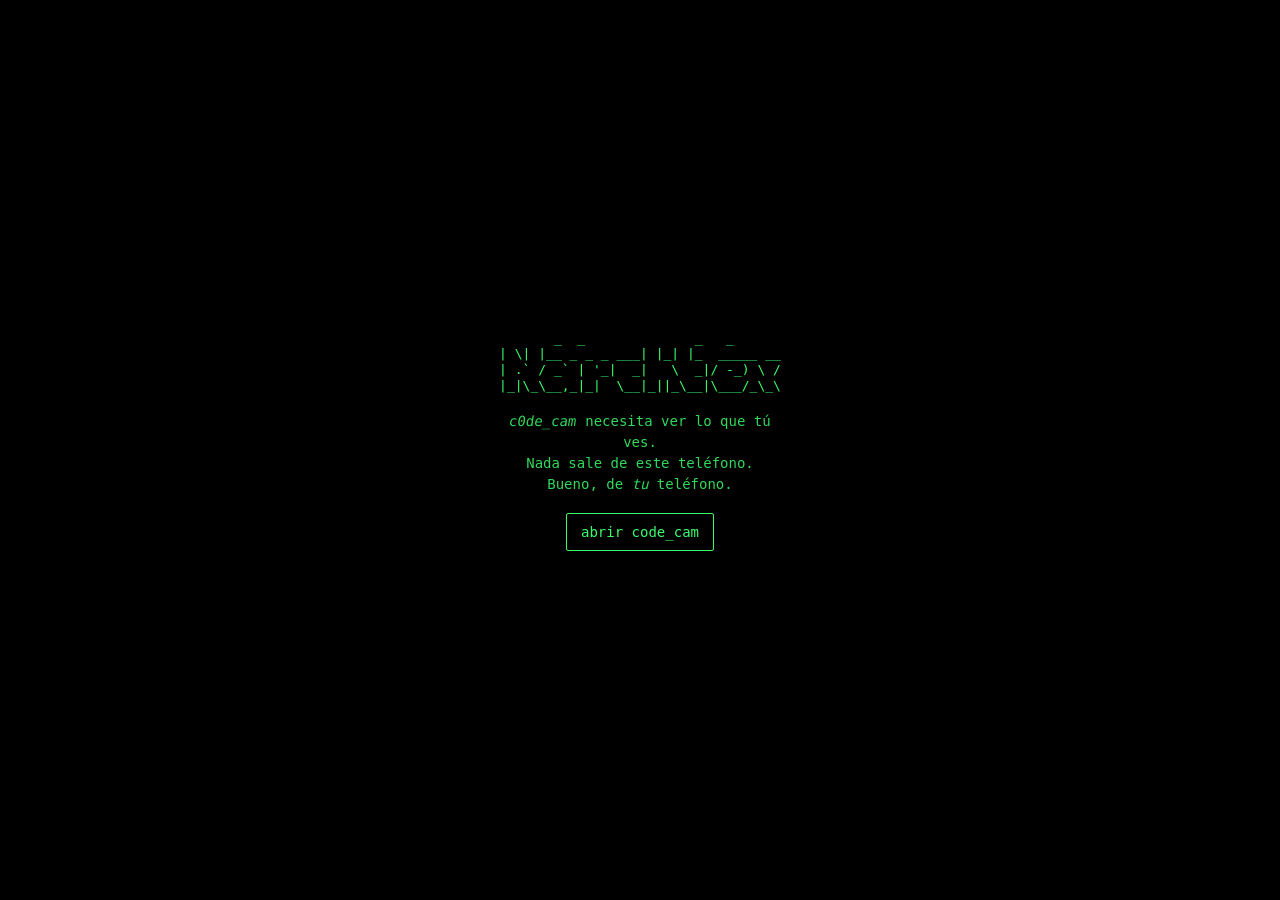
<file: codecam.html>
<!doctype html>
<html lang="es">
<head>
<meta charset="utf-8">
<meta name="viewport" content="width=device-width, initial-scale=1, viewport-fit=cover, user-scalable=no">
<title>code_cam</title>
<style>
  :root { --fg: #39ff6a; --bg: #000; --dim: #0f3a1c; }
  * { box-sizing: border-box; margin: 0; padding: 0; }
  html, body { height: 100%; background: var(--bg); color: var(--fg);
    font-family: "DejaVu Sans Mono", Menlo, Consolas, monospace; overflow: hidden;
    -webkit-user-select: none; user-select: none; touch-action: none; }
  #stage { position: fixed; inset: 0; }
  video, canvas { position: absolute; inset: 0; width: 100%; height: 100%; object-fit: cover; }
  video { visibility: hidden; }
  body.normal video { visibility: visible; }
  body.normal #ascii { visibility: hidden; }
  /* scanlines estáticas: sin parpadeo */
  #scan { position: absolute; inset: 0; pointer-events: none;
    background: repeating-linear-gradient(0deg, rgba(0,0,0,.18) 0 1px, transparent 1px 3px); }
  body.normal #scan { display: none; }
  #hud { position: fixed; left: 0; right: 0; bottom: 0; padding: 12px 16px calc(12px + env(safe-area-inset-bottom));
    display: flex; gap: 8px; justify-content: center; flex-wrap: wrap;
    background: linear-gradient(transparent, rgba(0,0,0,.85)); }
  button { font: inherit; font-size: 14px; color: var(--fg); background: rgba(0,0,0,.6);
    border: 1px solid var(--fg); padding: 10px 14px; border-radius: 2px; min-width: 44px; }
  button:active { background: var(--dim); }
  #top { position: fixed; top: 0; left: 0; right: 0; padding: calc(10px + env(safe-area-inset-top)) 16px 10px;
    font-size: 12px; display: flex; justify-content: space-between; pointer-events: none;
    text-shadow: 0 0 4px #000; }
  #gate { position: fixed; inset: 0; display: flex; flex-direction: column; align-items: center;
    justify-content: center; gap: 18px; padding: 24px; text-align: center; background: #000; z-index: 5; }
  #gate pre { font-size: 13px; line-height: 1.2; }
  #gate p { max-width: 32ch; font-size: 14px; line-height: 1.5; opacity: .85; }
  .glitch { display: inline-block; transform: skewX(-8deg); }
</style>
</head>
<body>
<div id="stage">
  <video id="video" playsinline muted></video>
  <canvas id="ascii"></canvas>
  <div id="scan"></div>
</div>

<div id="top"><span>NarthexOS // code_cam</span><span id="stats"></span></div>

<div id="hud">
  <button id="btnMode">cámara normal</button>
  <button id="btnMinus">−</button>
  <button id="btnPlus">+</button>
  <button id="btnRamp">charset</button>
  <button id="btnFlip">⟲ cam</button>
</div>

<div id="gate">
<pre>
 _  _              _   _
| \| |__ _ _ _ ___| |_| |_  _____ __
| .` / _` | '_|  _|   \  _|/ -_) \ /
|_|\_\__,_|_|  \__|_||_\__|\___/_\_\
</pre>
  <p><span class="glitch">c0de_cam</span> necesita ver lo que tú ves.<br>
     Nada sale de este teléfono. Bueno, de <em>tu</em> teléfono.</p>
  <button id="btnStart">abrir code_cam</button>
  <p id="err" style="color:#ff5a5a"></p>
</div>

<script src="ascii.js"></script>
<script>
(() => {
  const RAMPS = [
    " .:-=+*#%@",
    " .'`^\",:;Il!i><~+_-?][}{1)(|/tfjrxnuvczXYUJCLQ0OZmwqpdbkhao*#MW&8%B@$",
    " 01",
    " ░▒▓█",
  ];
  let rampIdx = 0;
  const CELL_MIN = 6, CELL_MAX = 24;
  let facing = "environment";
  let stream = null;

  const video = document.getElementById("video");
  const stats = document.getElementById("stats");
  const cam = AsciiCam(document.getElementById("ascii"), video);
  cam.cellPx = 10;

  async function startCamera() {
    if (stream) stream.getTracks().forEach(t => t.stop());
    stream = await navigator.mediaDevices.getUserMedia({
      video: { facingMode: { ideal: facing }, width: { ideal: 1280 }, height: { ideal: 720 } },
      audio: false,
    });
    video.srcObject = stream;
    await video.play();
    // La webcam del portátil no informa "environment": se trata como frontal y se espeja
    const s = stream.getVideoTracks()[0].getSettings();
    cam.mirror = s.facingMode ? s.facingMode === "user" : true;
  }

  let last = performance.now(), frames = 0;
  function frame(t) {
    requestAnimationFrame(frame);
    if (document.body.classList.contains("normal")) return;
    cam.render(t);
    frames++;
    if (t - last > 1000) {
      stats.textContent = `${cam.grid.cols}×${cam.grid.rows} · ${frames} fps`;
      frames = 0; last = t;
    }
  }

  document.getElementById("btnMode").onclick = (e) => {
    const normal = document.body.classList.toggle("normal");
    e.target.textContent = normal ? "code_cam" : "cámara normal";
  };
  document.getElementById("btnMinus").onclick = () => { cam.cellPx = Math.max(CELL_MIN, cam.cellPx - 2); };
  document.getElementById("btnPlus").onclick = () => { cam.cellPx = Math.min(CELL_MAX, cam.cellPx + 2); };
  document.getElementById("btnRamp").onclick = () => { rampIdx = (rampIdx + 1) % RAMPS.length; cam.ramp = RAMPS[rampIdx]; };
  document.getElementById("btnFlip").onclick = async () => {
    if (cam.demo) return;
    facing = facing === "environment" ? "user" : "environment";
    try { await startCamera(); } catch (e) { console.warn(e); }
  };

  document.getElementById("btnStart").onclick = async () => {
    const err = document.getElementById("err");
    try {
      if (!navigator.mediaDevices?.getUserMedia) throw new Error("Este navegador no da acceso a la cámara (¿falta HTTPS?).");
      await startCamera();
    } catch (e) {
      err.textContent = `${e.message || e} — modo demo sin cámara.`;
      cam.demo = true;
      await new Promise(r => setTimeout(r, 1500));
    }
    document.getElementById("gate").style.display = "none";
    requestAnimationFrame(frame);
  };
})();
</script>
</body>
</html>
</file>
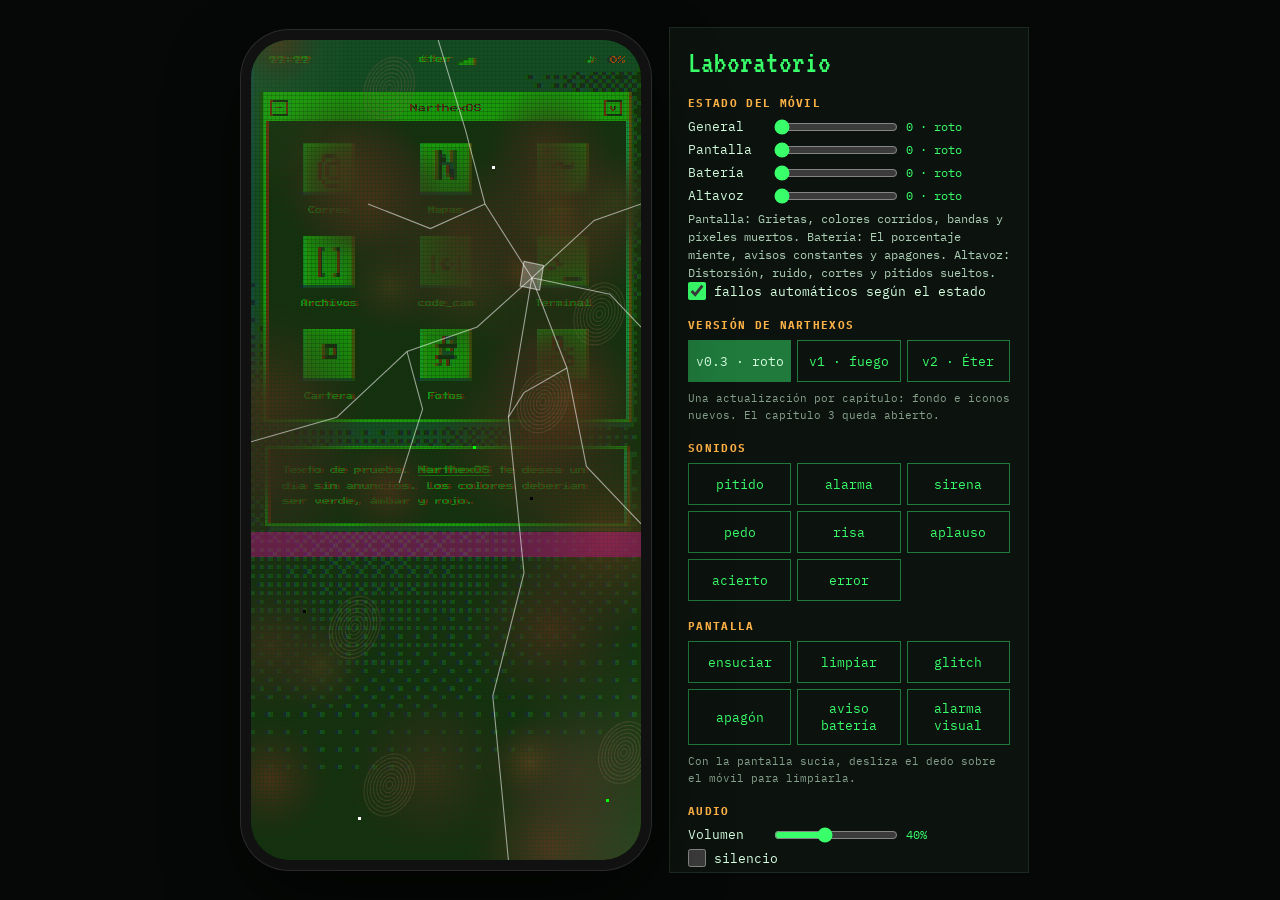
<file: lab.html>
<!doctype html>
<html lang="es">
<head>
<meta charset="utf-8">
<meta name="viewport" content="width=device-width, initial-scale=1, viewport-fit=cover, user-scalable=no">
<title>Narthex · laboratorio</title>
<link rel="preconnect" href="https://fonts.googleapis.com">
<link rel="preconnect" href="https://fonts.gstatic.com" crossorigin>
<link rel="stylesheet" href="https://fonts.googleapis.com/css2?family=IBM+Plex+Mono:wght@400;600&family=IBM+Plex+Sans:wght@400;600&family=Pixelify+Sans:wght@400;600&family=Press+Start+2P&family=VT323&display=swap">
<link rel="stylesheet" href="narthex.css">
<style>
  /* Banco de pruebas: el móvil a la izquierda (o a pantalla completa en el teléfono) y el panel de control al lado o abajo. */
  :root {
    color-scheme: dark;
    --bg: #050806;
    --panel: #0c120e;
    --line: #1d2a21;
    --fg: #39ff6a;
    --fg-dim: #1f7a3c;
    --ink: #d6ffe0;
    --amber: #ffb347;
    --display: "VT323", "DejaVu Sans Mono", Menlo, monospace;
    --body: "IBM Plex Mono", "DejaVu Sans Mono", Menlo, Consolas, monospace;
  }
  * { box-sizing: border-box; margin: 0; padding: 0; }
  html, body { height: 100%; background: var(--bg); color: var(--ink); font-family: var(--body); }
  body { display: flex; gap: 28px; align-items: center; justify-content: center; overflow: hidden; }
  [hidden] { display: none !important; }
  button { font: inherit; cursor: pointer; }

  #phone { position: relative; width: 100%; height: 100%; overflow: hidden; background: #000; flex: none; }
  @media (min-width: 900px) and (min-height: 700px) {
    #phone { width: 390px; height: min(820px, 94vh); border-radius: 38px;
      box-shadow: 0 0 0 10px #111, 0 0 0 11px #2a2a2a, 0 30px 80px rgba(0,0,0,.6); }
  }
  #smudge { position: absolute; inset: 0; width: 100%; height: 100%; touch-action: none; }
  #sample { margin: 24px 14px 0; padding: 14px; font-size: 13px; line-height: 1.5; }
  .phone-screen[data-os="roto"] #sample { border: 3px solid #9bbc0f; background: #0f380f; font-size: 8px; line-height: 1.9; box-shadow: 5px 5px 0 #306230; }
  .phone-screen[data-os="roto"] #sample b { text-decoration: underline; }
  .phone-screen[data-os="roto"] #sample .c-amber, .phone-screen[data-os="roto"] #sample .c-red { color: #8bac0f; }
  .phone-screen[data-os="fuego"] #sample { margin: 30px 26px 0; background: #1d2b53; border: 2px solid #ffa300; box-shadow: 4px 4px 0 #000; font-size: 14px; }
  .phone-screen[data-os="fuego"] #sample b { color: #00e436; }
  .phone-screen[data-os="fuego"] #sample .c-amber { color: #ffa300; }
  .phone-screen[data-os="fuego"] #sample .c-red { color: #ff004d; }
  .phone-screen[data-os="eter"] #sample { margin: 30px 26px 0; border-radius: 16px; background: rgba(255,255,255,.07); border: 1px solid rgba(127,240,255,.2); font-size: 14px; }
  .phone-screen[data-os="eter"] #sample b { color: #7ff0ff; }
  .phone-screen[data-os="eter"] #sample .c-amber { color: #ffc46b; }
  .phone-screen[data-os="eter"] #sample .c-red { color: #ff6b8a; }

  /* ---------- Panel ---------- */
  #panel { width: 360px; max-height: 94vh; overflow-y: auto; background: var(--panel); border: 1px solid var(--line);
    padding: 18px; display: flex; flex-direction: column; gap: 18px; }
  #panel h1 { font-family: var(--display); font-weight: 400; font-size: 32px; color: var(--fg); line-height: 1; }
  #panel h2 { font-size: 11px; letter-spacing: .12em; text-transform: uppercase; color: var(--amber); margin-bottom: 8px; }
  .ctl { display: grid; grid-template-columns: 78px 1fr 104px; gap: 8px; align-items: center; font-size: 13px; margin-bottom: 6px; }
  .ctl output { color: var(--fg); font-size: 12px; }
  input[type=range] { width: 100%; accent-color: var(--fg); }
  .btns { display: grid; grid-template-columns: repeat(3, 1fr); gap: 6px; }
  .btn { color: var(--fg); background: transparent; border: 1px solid var(--fg-dim); padding: 10px 6px; min-height: 42px; font-size: 13px; }
  .btn:active, .btn.on { background: var(--fg-dim); color: var(--ink); }
  .btn:focus-visible, input:focus-visible { outline: 2px solid var(--amber); outline-offset: 2px; }
  .check { display: flex; gap: 8px; align-items: center; font-size: 13px; }
  .check input { accent-color: var(--fg); width: 18px; height: 18px; }
  .note { font-size: 11px; line-height: 1.5; opacity: .6; }
  #tier-desc { font-size: 12px; line-height: 1.5; opacity: .8; min-height: 3em; }
  #lab-toggle { display: none; }

  /* En el teléfono: el móvil ocupa la pantalla y el panel es una hoja que sube desde abajo */
  @media (max-width: 899px), (max-height: 699px) {
    body { display: block; }
    #panel { position: fixed; left: 0; right: 0; bottom: 0; width: auto; max-height: 62vh; z-index: 40;
      border-width: 1px 0 0; padding: 16px max(16px, env(safe-area-inset-right, 0px)) calc(16px + env(safe-area-inset-bottom, 0px)) max(16px, env(safe-area-inset-left, 0px));
      transform: translateY(105%); transition: transform .3s ease; }
    #panel.open { transform: none; }
    #lab-toggle { display: block; position: fixed; z-index: 41; right: max(14px, env(safe-area-inset-right, 0px));
      bottom: calc(14px + env(safe-area-inset-bottom, 0px)); background: #000c; color: var(--fg); border: 1px solid var(--fg);
      padding: 10px 14px; font-size: 13px; }
  }
</style>
</head>
<body>

<div id="phone">
  <canvas id="smudge"></canvas>
</div>

<button id="lab-toggle">panel</button>

<aside id="panel">
  <h1>Laboratorio</h1>

  <section>
    <h2>Estado del móvil</h2>
    <div class="ctl"><label for="t-all">General</label><input type="range" id="t-all" min="0" max="4" step="1" value="0"><output id="o-all"></output></div>
    <div class="ctl"><label for="t-screen">Pantalla</label><input type="range" id="t-screen" min="0" max="4" step="1" value="0"><output id="o-screen"></output></div>
    <div class="ctl"><label for="t-batt">Batería</label><input type="range" id="t-batt" min="0" max="4" step="1" value="0"><output id="o-batt"></output></div>
    <div class="ctl"><label for="t-spk">Altavoz</label><input type="range" id="t-spk" min="0" max="4" step="1" value="0"><output id="o-spk"></output></div>
    <p id="tier-desc"></p>
    <label class="check"><input type="checkbox" id="auto" checked> fallos automáticos según el estado</label>
  </section>

  <section>
    <h2>Versión de NarthexOS</h2>
    <div class="btns" id="os-btns">
      <button class="btn" data-os="roto">v0.3 · roto</button>
      <button class="btn" data-os="fuego">v1 · fuego</button>
      <button class="btn" data-os="eter">v2 · Éter</button>
    </div>
    <p class="note" style="margin-top:8px">Una actualización por capítulo: fondo e iconos nuevos. El capítulo 3 queda abierto.</p>
  </section>

  <section>
    <h2>Sonidos</h2>
    <div class="btns">
      <button class="btn" data-snd="pitido">pitido</button>
      <button class="btn" data-snd="alarma">alarma</button>
      <button class="btn" data-snd="sirena">sirena</button>
      <button class="btn" data-snd="pedo">pedo</button>
      <button class="btn" data-snd="risa">risa</button>
      <button class="btn" data-snd="aplauso">aplauso</button>
      <button class="btn" data-snd="ok">acierto</button>
      <button class="btn" data-snd="error">error</button>
    </div>
  </section>

  <section>
    <h2>Pantalla</h2>
    <div class="btns">
      <button class="btn" id="b-dirty">ensuciar</button>
      <button class="btn" id="b-clean">limpiar</button>
      <button class="btn" id="b-glitch">glitch</button>
      <button class="btn" id="b-blackout">apagón</button>
      <button class="btn" id="b-warn">aviso batería</button>
      <button class="btn" id="b-alarmscreen">alarma visual</button>
    </div>
    <p class="note" style="margin-top:8px">Con la pantalla sucia, desliza el dedo sobre el móvil para limpiarla.</p>
  </section>

  <section>
    <h2>Audio</h2>
    <div class="ctl"><label for="vol">Volumen</label><input type="range" id="vol" min="0" max="1" step="0.05" value="0.4"><output id="o-vol"></output></div>
    <label class="check"><input type="checkbox" id="mute"> silencio</label>
  </section>

  <p class="note">Todo el sonido se genera en el navegador, sin archivos. Los efectos visuales no cambian más de una vez por segundo (regla de epilepsia fotosensible).</p>
</aside>

<script src="narthex.js"></script>
<script>
(() => {
  const $ = (s) => document.querySelector(s);
  const rand = (a, b) => a + Math.random() * (b - a);
  const { TIERS, DESC } = Phone;

  const phone = Phone($("#phone"));
  phone.on();
  phone.setStatus("Éter ▂▄▆");
  phone.extra.innerHTML = `<div id="sample">Texto de prueba. <b>NarthexOS</b> te desea un día sin anuncios. Los colores deberían ser verde,
    <span class="c-amber">ámbar</span> y <span class="c-red">rojo</span>.</div>`;
  phone.renderIcons([["Correo", "@", "#3d6fb6"], ["Mapas", "N", "#2f9a6a"], ["Éter", "~", "#7a4fc0"],
    ["Archivos", "[]", "#c08a2f"], ["code_cam", "(o)", "#0d7a34"], ["Terminal", ">_", "#333d47"],
    ["Cartera", "¤", "#b0402f"], ["Fotos", "#", "#d4567e"], ["Ajustes", "%", "#59636e"]]
    .map(([name, glyph, color]) => ({ name, glyph, color, state: "ok" })));

  // ---------- manchas (ensuciar / limpiar con el dedo) ----------
  const cv = $("#smudge"), sctx = cv.getContext("2d");
  let dpr = 1;
  function fitSmudge() {
    dpr = Math.min(devicePixelRatio || 1, 2);
    const w = cv.clientWidth * dpr, h = cv.clientHeight * dpr;
    if (cv.width !== w || cv.height !== h) { cv.width = w; cv.height = h; }
  }
  function dirty() {
    fitSmudge();
    const W = cv.width, H = cv.height;
    sctx.globalCompositeOperation = "source-over";
    sctx.fillStyle = "rgba(48,38,24,.45)";
    sctx.fillRect(0, 0, W, H);
    for (let i = 0; i < 30; i++) {
      const x = rand(0, W), y = rand(0, H), r = rand(30, 110) * dpr;
      const g = sctx.createRadialGradient(x, y, 0, x, y, r);
      g.addColorStop(0, `rgba(${rand(55, 90) | 0},${rand(42, 62) | 0},25,.9)`);
      g.addColorStop(1, "rgba(50,40,25,0)");
      sctx.fillStyle = g; sctx.fillRect(x - r, y - r, r * 2, r * 2);
    }
    sctx.strokeStyle = "rgba(120,100,70,.35)"; sctx.lineWidth = 1.2 * dpr;
    for (let k = 0; k < 6; k++) {
      const x = rand(0, W), y = rand(0, H);
      for (let j = 1; j < 9; j++) { sctx.beginPath(); sctx.ellipse(x, y, j * 3 * dpr, j * 4 * dpr, 0.4, 0, Math.PI * 2); sctx.stroke(); }
    }
  }
  let last = null;
  const pos = (e) => { const r = cv.getBoundingClientRect(); return [(e.clientX - r.left) * dpr, (e.clientY - r.top) * dpr]; };
  cv.onpointerdown = (e) => { cv.setPointerCapture(e.pointerId); last = pos(e); };
  cv.onpointerup = cv.onpointercancel = () => { last = null; };
  cv.onpointermove = (e) => {
    if (!last) return;
    const p = pos(e);
    sctx.globalCompositeOperation = "destination-out";
    sctx.strokeStyle = "#000"; sctx.lineCap = "round"; sctx.lineWidth = 54 * dpr;
    sctx.beginPath(); sctx.moveTo(...last); sctx.lineTo(...p); sctx.stroke();
    last = p;
  };

  // ---------- controles ----------
  const KEYS = { screen: ["#t-screen", "#o-screen"], batt: ["#t-batt", "#o-batt"], spk: ["#t-spk", "#o-spk"] };
  function setTier(key, v) {
    phone.setTier(key, v);
    $(KEYS[key][0]).value = v;
    $(KEYS[key][1]).textContent = `${v} · ${TIERS[v]}`;
    $("#tier-desc").textContent = DESC[key][v];
  }
  $("#t-all").oninput = (e) => {
    const v = +e.target.value;
    $("#o-all").textContent = `${v} · ${TIERS[v]}`;
    for (const k in KEYS) setTier(k, v);
    $("#tier-desc").textContent = `Pantalla: ${DESC.screen[v]} Batería: ${DESC.batt[v]} Altavoz: ${DESC.spk[v]}`;
  };
  for (const k in KEYS) $(KEYS[k][0]).oninput = (e) => setTier(k, +e.target.value);
  $("#auto").onchange = (e) => { phone.auto = e.target.checked; };

  function setOS(os) {
    phone.setOS(os);
    document.querySelectorAll("#os-btns .btn").forEach(x => x.classList.toggle("on", x.dataset.os === os));
  }
  document.querySelectorAll("#os-btns [data-os]").forEach(b => { b.onclick = () => setOS(b.dataset.os); });
  document.querySelectorAll("[data-snd]").forEach(b => { b.onclick = () => phone.play(b.dataset.snd); });
  $("#b-dirty").onclick = dirty;
  $("#b-clean").onclick = () => sctx.clearRect(0, 0, cv.width, cv.height);
  $("#b-glitch").onclick = phone.glitch;
  $("#b-blackout").onclick = phone.blackout;
  $("#b-warn").onclick = phone.warn;
  $("#b-alarmscreen").onclick = () => phone.alarm(3);
  const applyVol = () => {
    $("#o-vol").textContent = Math.round($("#vol").value * 100) + "%";
    phone.setVolume(+$("#vol").value);
    phone.setMute($("#mute").checked);
  };
  $("#vol").oninput = applyVol;
  $("#mute").onchange = applyVol;
  $("#lab-toggle").onclick = () => {
    const open = $("#panel").classList.toggle("open");
    $("#lab-toggle").textContent = open ? "cerrar" : "panel";
  };

  $("#t-all").dispatchEvent(new Event("input"));
  applyVol();
  setOS("roto");
  requestAnimationFrame(() => { fitSmudge(); dirty(); });
  addEventListener("resize", fitSmudge);
})();
</script>
</body>
</html>
</file>
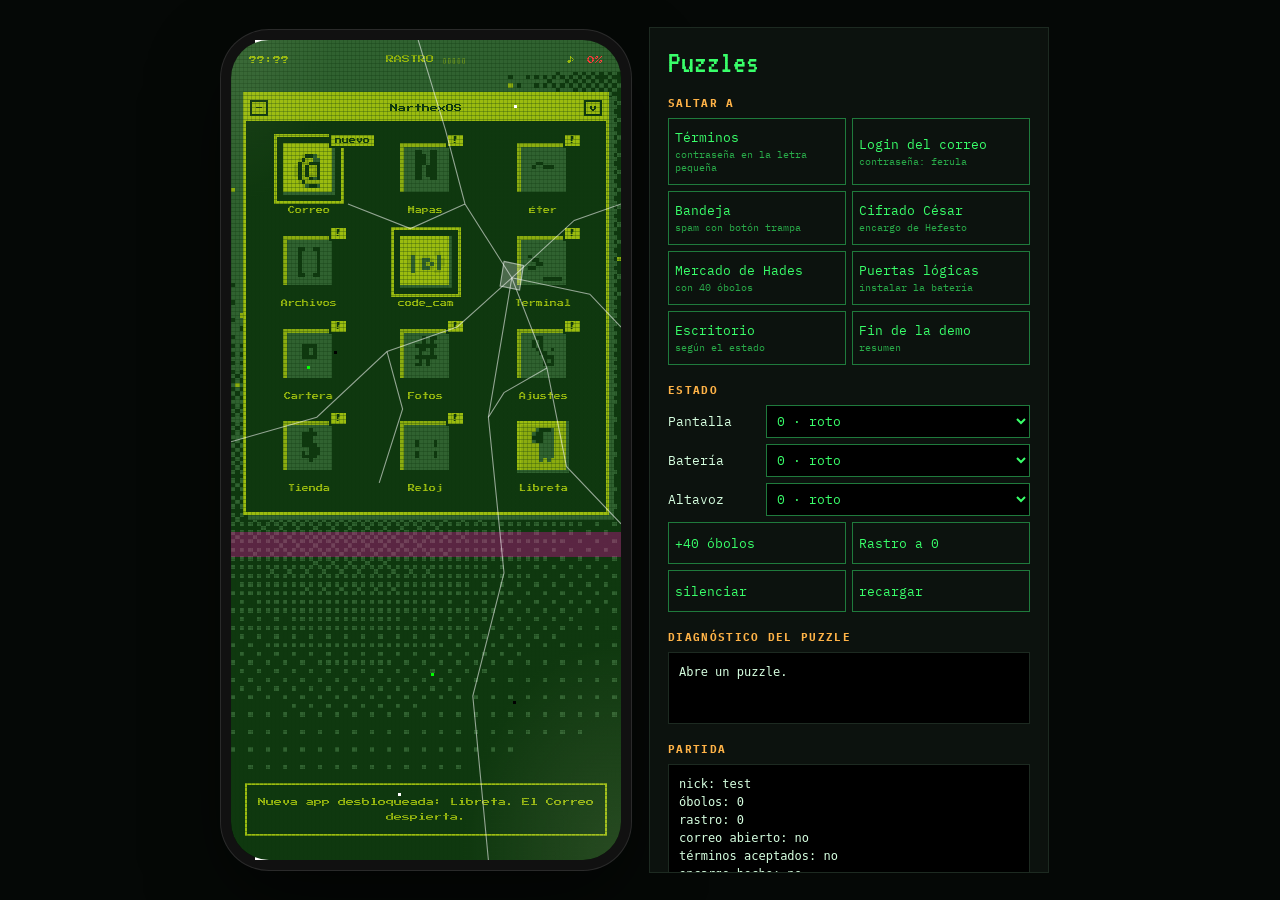
<file: puzzles.html>
<!doctype html>
<html lang="es">
<head>
<meta charset="utf-8">
<meta name="viewport" content="width=device-width, initial-scale=1, viewport-fit=cover">
<title>Narthex · puzzles</title>
<link rel="preconnect" href="https://fonts.googleapis.com">
<link rel="preconnect" href="https://fonts.gstatic.com" crossorigin>
<link rel="stylesheet" href="https://fonts.googleapis.com/css2?family=IBM+Plex+Mono:wght@400;600&family=VT323&display=swap">
<style>
  /* Banco de pruebas de puzzles: la intro real en un marco de móvil y, al lado, saltos y diagnóstico en vivo. */
  :root {
    color-scheme: dark;
    --bg: #050806;
    --panel: #0c120e;
    --line: #1d2a21;
    --fg: #39ff6a;
    --fg-dim: #1f7a3c;
    --ink: #d6ffe0;
    --amber: #ffb347;
    --display: "VT323", "DejaVu Sans Mono", Menlo, monospace;
    --body: "IBM Plex Mono", "DejaVu Sans Mono", Menlo, Consolas, monospace;
  }
  * { box-sizing: border-box; margin: 0; padding: 0; }
  html, body { height: 100%; background: var(--bg); color: var(--ink); font-family: var(--body); }
  body { display: flex; gap: 28px; align-items: center; justify-content: center; overflow: hidden; }
  [hidden] { display: none !important; }
  button { font: inherit; cursor: pointer; }
  #game { border: 0; width: 100%; height: 100%; background: #000; flex: none; }
  @media (min-width: 900px) and (min-height: 700px) {
    #game { width: 390px; height: min(820px, 94vh); border-radius: 38px;
      box-shadow: 0 0 0 10px #111, 0 0 0 11px #2a2a2a, 0 30px 80px rgba(0,0,0,.6); }
  }
  #panel { width: 400px; max-height: 94vh; overflow-y: auto; background: var(--panel); border: 1px solid var(--line);
    padding: 18px; display: flex; flex-direction: column; gap: 18px; }
  #panel h1 { font-family: var(--display); font-weight: 400; font-size: 32px; color: var(--fg); line-height: 1; }
  #panel h2 { font-size: 11px; letter-spacing: .12em; text-transform: uppercase; color: var(--amber); margin-bottom: 8px; }
  .btns { display: grid; grid-template-columns: repeat(2, 1fr); gap: 6px; }
  .btn { color: var(--fg); background: transparent; border: 1px solid var(--fg-dim); padding: 10px 6px; min-height: 42px; font-size: 13px; text-align: left; }
  .btn small { display: block; font-size: 10px; opacity: .65; margin-top: 2px; }
  .btn:active, .btn.on { background: var(--fg-dim); color: var(--ink); }
  .btn:focus-visible, select:focus-visible { outline: 2px solid var(--amber); outline-offset: 2px; }
  .ctl { display: grid; grid-template-columns: 90px 1fr; gap: 8px; align-items: center; font-size: 13px; margin-bottom: 6px; }
  select { font: inherit; background: #000; color: var(--fg); border: 1px solid var(--fg-dim); padding: 6px; }
  pre { font-size: 12px; line-height: 1.5; white-space: pre-wrap; word-break: break-word; background: #000; border: 1px solid var(--line);
    padding: 10px; min-height: 6em; }
  .ok { color: var(--fg); } .bad { color: #ff5a5a; }
  .note { font-size: 11px; line-height: 1.5; opacity: .6; }
  #toggle { display: none; }
  @media (max-width: 899px), (max-height: 699px) {
    body { display: block; }
    #panel { position: fixed; left: 0; right: 0; bottom: 0; width: auto; max-height: 62vh; z-index: 40;
      border-width: 1px 0 0; padding: 16px max(16px, env(safe-area-inset-right, 0px)) calc(16px + env(safe-area-inset-bottom, 0px)) max(16px, env(safe-area-inset-left, 0px));
      transform: translateY(105%); transition: transform .3s ease; }
    #panel.open { transform: none; }
    #toggle { display: block; position: fixed; z-index: 41; right: max(14px, env(safe-area-inset-right, 0px)); top: calc(50px + env(safe-area-inset-top, 0px));
      background: #000c; color: var(--fg); border: 1px solid var(--fg); padding: 10px 14px; font-size: 13px; }
  }
</style>
</head>
<body>

<iframe id="game" src="index.html?debug#mision" title="Narthex"></iframe>
<button id="toggle">puzzles</button>

<aside id="panel">
  <h1>Puzzles</h1>

  <section>
    <h2>Saltar a</h2>
    <div class="btns" id="jumps">
      <button class="btn" data-go="terminos">Términos<small>contraseña en la letra pequeña</small></button>
      <button class="btn" data-go="login">Login del correo<small>contraseña: ferula</small></button>
      <button class="btn" data-go="bandeja">Bandeja<small>spam con botón trampa</small></button>
      <button class="btn" data-go="cesar">Cifrado César<small>encargo de Hefesto</small></button>
      <button class="btn" data-go="hades">Mercado de Hades<small>con 40 óbolos</small></button>
      <button class="btn" data-go="puertas">Puertas lógicas<small>instalar la batería</small></button>
      <button class="btn" data-go="inicio">Escritorio<small>según el estado</small></button>
      <button class="btn" data-go="fin">Fin de la demo<small>resumen</small></button>
    </div>
  </section>

  <section>
    <h2>Estado</h2>
    <div class="ctl"><label for="s-screen">Pantalla</label><select id="s-screen"></select></div>
    <div class="ctl"><label for="s-batt">Batería</label><select id="s-batt"></select></div>
    <div class="ctl"><label for="s-spk">Altavoz</label><select id="s-spk"></select></div>
    <div class="btns">
      <button class="btn" id="b-money">+40 óbolos</button>
      <button class="btn" id="b-rastro">Rastro a 0</button>
      <button class="btn" id="b-mute">silenciar</button>
      <button class="btn" id="b-reload">recargar</button>
    </div>
  </section>

  <section>
    <h2>Diagnóstico del puzzle</h2>
    <pre id="diag">Abre un puzzle.</pre>
  </section>

  <section>
    <h2>Partida</h2>
    <pre id="state"></pre>
  </section>

  <p class="note">El móvil de la izquierda es la intro de verdad en modo depuración. Los saltos preparan el estado que necesita cada puzzle.</p>
</aside>

<script>
(() => {
  const $ = (s) => document.querySelector(s);
  const game = $("#game");
  const nx = () => game.contentWindow && game.contentWindow.__nx;
  let current = null;

  // Lo que cada puzzle necesita tener hecho antes
  const NEEDS = {
    login: { notebook: true, tcDone: true },
    bandeja: { notebook: true, tcDone: true, mail: true },
    cesar: { notebook: true, tcDone: true, mail: true },
    hades: { notebook: true, tcDone: true, mail: true, jobDone: true },
    puertas: { notebook: true, tcDone: true, mail: true, jobDone: true },
    inicio: { notebook: true },
    fin: { notebook: true, tcDone: true, mail: true, jobDone: true },
    terminos: { notebook: true, tcDone: false },
  };
  const DIAG_KEY = { terminos: "terminos", cesar: "cesar", puertas: "puertas" };

  document.querySelectorAll("[data-go]").forEach(b => {
    b.onclick = () => {
      const n = nx();
      if (!n) return;
      const go = b.dataset.go;
      Object.assign(n.state, { nick: n.state.nick || "test" }, NEEDS[go]);
      if ((go === "hades" || go === "puertas") && n.state.obolos < 15) n.state.obolos = 40;
      n.go[go]();
      current = go;
      document.querySelectorAll("#jumps .btn").forEach(x => x.classList.toggle("on", x === b));
      $("#panel").classList.remove("open");
    };
  });

  const TIERS = ["0 · roto", "1 · compatible", "2 · refurbished", "3 · original", "4 · mejorado"];
  for (const k of ["screen", "batt", "spk"]) {
    const sel = $("#s-" + k);
    sel.innerHTML = TIERS.map((t, i) => `<option value="${i}">${t}</option>`).join("");
    sel.onchange = () => nx() && nx().phone.setTier(k, +sel.value);
  }
  $("#b-money").onclick = () => { if (nx()) nx().state.obolos += 40; };
  $("#b-rastro").onclick = () => { if (nx()) nx().state.rastro = 0; };
  let muted = false;
  $("#b-mute").onclick = () => {
    muted = !muted;
    if (nx()) nx().phone.setMute(muted);
    $("#b-mute").textContent = muted ? "con sonido" : "silenciar";
  };
  $("#b-reload").onclick = () => { game.src = "index.html?debug&r=" + Date.now() + "#mision"; current = null; };
  $("#toggle").onclick = () => $("#panel").classList.toggle("open");

  const fmt = (o) => Object.entries(o).map(([k, v]) => `${k}: ${typeof v === "boolean" ? (v ? "sí" : "no") : v}`).join("\n");

  // Diagnóstico en vivo
  setInterval(() => {
    const n = nx();
    if (!n) return;
    const key = DIAG_KEY[current];
    const d = key && n.diag[key];
    const pre = $("#diag");
    pre.textContent = d ? fmt(d) : current ? "Este paso no tiene diagnóstico propio." : "Abre un puzzle.";
    pre.className = d && ("resuelto" in d ? (d.resuelto ? "ok" : "") : "CARGA" in d ? (d.CORTO ? "bad" : d.CARGA ? "ok" : "") : "");
    const s = n.state;
    $("#state").textContent = fmt({
      nick: s.nick, óbolos: s.obolos, rastro: s.rastro, "correo abierto": s.mail, "términos aceptados": s.tcDone,
      "encargo hecho": s.jobDone, "Hades visto": s.hadesSeen, "correos leídos": [...s.readMail].join(", ") || "—",
      pantalla: TIERS[n.phone.tier.screen], batería: TIERS[n.phone.tier.batt], altavoz: TIERS[n.phone.tier.spk], "demo terminada": s.over,
    });
    for (const k of ["screen", "batt", "spk"]) if (document.activeElement !== $("#s-" + k)) $("#s-" + k).value = n.phone.tier[k];
  }, 400);
})();
</script>
</body>
</html>
</file>
<file: narthex.css>
/* Móvil de Narthex: versiones de NarthexOS y capas de daño. Lo usan index.html y lab.html. */

.ph-content { position: absolute; inset: 0; }
.ph-content, .ph-filtered { filter: var(--ph-filter, none); transition: filter .6s ease; }
.ph-desk { font-family: var(--ui); color: var(--ui-ink); }
.ph-wall { position: absolute; inset: 0; width: 100%; height: 100%; image-rendering: pixelated; }
.ph-home { position: relative; }
.ph-home .status { display: flex; justify-content: space-between; align-items: center; gap: 8px; font-size: 12px;
  padding: calc(14px + env(safe-area-inset-top, 0px)) 18px 8px; font-variant-numeric: tabular-nums; }
.ph-home .status .low { color: #ff3b3b; }
.ph-snd { background: none; border: 0; color: inherit; font: inherit; padding: 2px 4px; cursor: pointer; }
.win-title { display: none; }
.ph-icons { display: grid; grid-template-columns: repeat(3, 1fr); gap: 26px 12px; padding: 40px 26px 0; }
.ph-icon { position: relative; display: flex; flex-direction: column; align-items: center; gap: 8px; font: inherit;
  font-size: 11px; color: inherit; text-align: center; background: none; border: 0; cursor: pointer; }
.ph-icon .tile { width: 62px; height: 62px; display: grid; place-items: center; font-size: 22px; font-weight: 600; }
.ph-icon .tile canvas { width: 100%; height: 100%; image-rendering: pixelated; }
.ph-icon .badge { position: absolute; top: -6px; left: calc(50% + 20px); font-size: 9px; padding: 2px 4px; line-height: 1;
  background: #ff3b3b; color: #fff; }
.ph-icon.new .badge { background: #ffb347; color: #000; }
.ph-icon.live .tile { animation: ph-pulse 2.4s ease-in-out infinite; }
@keyframes ph-pulse { 50% { filter: brightness(1.35) drop-shadow(0 0 8px currentColor); } }
.ph-icon:focus-visible { outline: 2px solid #ffb347; outline-offset: 3px; }

/* v0.3: Game Boy / Windows 3.11 en fósforo verde, 4 tonos y píxel gordo */
.phone-screen[data-os="roto"] { --ui: "Press Start 2P", "VT323", monospace; --ui-ink: #9bbc0f; }
.phone-screen[data-os="roto"] .status { background: #306230; color: #9bbc0f; font-size: 8px; padding-bottom: 6px; }
.phone-screen[data-os="roto"] .win { margin: 20px 12px 0; border: 3px solid #9bbc0f; background: #0f380f; box-shadow: 5px 5px 0 #306230; }
.phone-screen[data-os="roto"] .win-title { display: flex; justify-content: space-between; align-items: center; gap: 6px;
  background: #9bbc0f; color: #0f380f; font-size: 8px; padding: 5px 4px; }
.phone-screen[data-os="roto"] .win-btn { border: 2px solid #0f380f; padding: 2px 3px; line-height: 1; }
.phone-screen[data-os="roto"] .ph-icons { padding: 18px 6px 18px; gap: 16px 4px; }
.phone-screen[data-os="roto"] .ph-icon { font-size: 7px; line-height: 1.4; gap: 7px; }
.phone-screen[data-os="roto"] .ph-icon .tile { width: 60px; height: 60px; }
.phone-screen[data-os="roto"] .ph-icon .badge { font-size: 7px; background: #9bbc0f; color: #0f380f; border: 2px solid #0f380f; }
.phone-screen[data-os="roto"] .ph-icon.live .tile { animation: none; }
.phone-screen[data-os="roto"] .ph-icon.live .tile canvas { outline: 3px solid #9bbc0f; outline-offset: 2px; animation: ph-blink-roto 2s steps(1) infinite; }
@keyframes ph-blink-roto { 50% { outline-color: #306230; } }   /* un cambio por segundo */

/* v1: paleta de 16 colores y píxel más fino */
.phone-screen[data-os="fuego"] { --ui: "Pixelify Sans", "VT323", monospace; --ui-ink: #fff1e8; }
.phone-screen[data-os="fuego"] .status { font-size: 13px; text-shadow: 1px 1px 0 #000; }
.phone-screen[data-os="fuego"] .ph-icon { font-size: 13px; text-shadow: 1px 1px 0 #000; }
.phone-screen[data-os="fuego"] .ph-icon.error .tile { filter: grayscale(1) brightness(.6); }

/* v2: resolución completa, vectorial y suave */
.phone-screen[data-os="eter"] { --ui: "IBM Plex Sans", system-ui, sans-serif; --ui-ink: #e6f7ff; }
.phone-screen[data-os="eter"] .ph-wall { display: none; }
.phone-screen[data-os="eter"] .ph-desk { background:
    repeating-radial-gradient(circle at 50% 30%, rgba(80,220,255,.08) 0 1px, transparent 1px 22px),
    radial-gradient(120% 80% at 50% 0%, #22195a 0%, #0c0a28 60%, #04030c 100%); }
.phone-screen[data-os="eter"] .ph-icon .tile { border-radius: 50%; color: #7ff0ff; font-family: "IBM Plex Mono", monospace;
  background: radial-gradient(circle at 35% 30%, rgba(127,240,255,.25), rgba(10,8,32,.85) 70%);
  border: 1px solid rgba(127,240,255,.55); box-shadow: 0 0 24px rgba(127,240,255,.18); }
.phone-screen[data-os="eter"] .ph-icon { font-size: 12px; color: #bfefff; }
.phone-screen[data-os="eter"] .ph-icon.error .tile { opacity: .45; }

/* Capas de daño, de abajo arriba. Solo se ven cuando el móvil está encendido (.ph-on). */
.ph-layer { position: absolute; inset: 0; pointer-events: none; }
.phone-screen:not(.ph-on) .ph-layer, .phone-screen:not(.ph-on) .ph-cracks { display: none; }
.ph-lcd { display: none; background:
    repeating-linear-gradient(0deg, rgba(15,56,15,.30) 0 1px, transparent 1px 4px),
    repeating-linear-gradient(90deg, rgba(15,56,15,.22) 0 1px, transparent 1px 4px); }
.phone-screen.ph-on[data-os="roto"] .ph-lcd { display: block; }
.ph-bleed { background: radial-gradient(60% 40% at 100% 100%, rgba(255,240,200,.18), transparent 70%),
                        radial-gradient(40% 30% at 0% 0%, rgba(255,240,200,.10), transparent 70%); opacity: 0; transition: opacity .6s; }
.ph-bands { opacity: 0; transition: opacity .6s;
  background: linear-gradient(transparent 0 30%, rgba(255,0,180,.35) 30% 31.5%, transparent 31.5% 62%,
    rgba(0,255,220,.25) 62% 62.8%, transparent 62.8% 84%, rgba(255,255,255,.18) 84% 84.4%, transparent 84.4%);
  background-size: 100% 200%; animation: ph-drift 14s linear infinite; }
@keyframes ph-drift { from { background-position: 0 0 } to { background-position: 0 -200% } }
.ph-dead i { position: absolute; width: 3px; height: 3px; }
.ph-cracks { position: absolute; inset: 0; width: 100%; height: 100%; pointer-events: none; transition: opacity .6s; }
.ph-alarm { background: #ff1a1a; opacity: 0; mix-blend-mode: multiply; }
.ph-alarm.on { animation: ph-alarm 1s ease-in-out infinite; }   /* 1 por segundo: bien por debajo de 3 */
@keyframes ph-alarm { 0%, 100% { opacity: 0 } 50% { opacity: .75 } }
.ph-blackout { background: #000; opacity: 0; transition: opacity .5s; display: grid; place-items: center;
  font-family: "VT323", monospace; font-size: 30px; color: #39ff6a; z-index: 30; }
.ph-blackout.on { opacity: 1; pointer-events: auto; }
.ph-toast { position: absolute; z-index: 25; left: 18px; right: 18px; bottom: calc(40px + env(safe-area-inset-bottom, 0px));
  background: #000; border: 1px solid #ff3b3b; color: #d6ffe0; padding: 12px 14px; font: 13px/1.45 "IBM Plex Mono", monospace;
  transform: skewX(-3deg); }
.ph-toast b { color: #ff3b3b; }
.ph-toast.good { border-color: #39ff6a; }
.ph-toast.good b { color: #39ff6a; }
.ph-ad { position: absolute; z-index: 24; left: 22px; right: 22px; top: 30%; background: #f6e7b0; color: #3a2400; padding: 18px 16px 16px;
  border: 4px double #a0522d; font-family: "VT323", monospace; text-align: center; box-shadow: 0 10px 40px rgba(0,0,0,.6); }
.ph-ad h2 { font-size: 36px; font-weight: 400; line-height: 1; }
.ph-ad p { font-size: 22px; margin-top: 6px; }
.ph-ad button { position: absolute; top: 2px; right: 4px; background: none; border: 0; color: #3a2400; font-size: 11px; opacity: .45; padding: 4px; }

@media (prefers-reduced-motion: reduce) {
  .ph-bands, .ph-alarm.on, .ph-icon.live .tile, .ph-icon.live .tile canvas { animation: none !important; }
}
</file>
